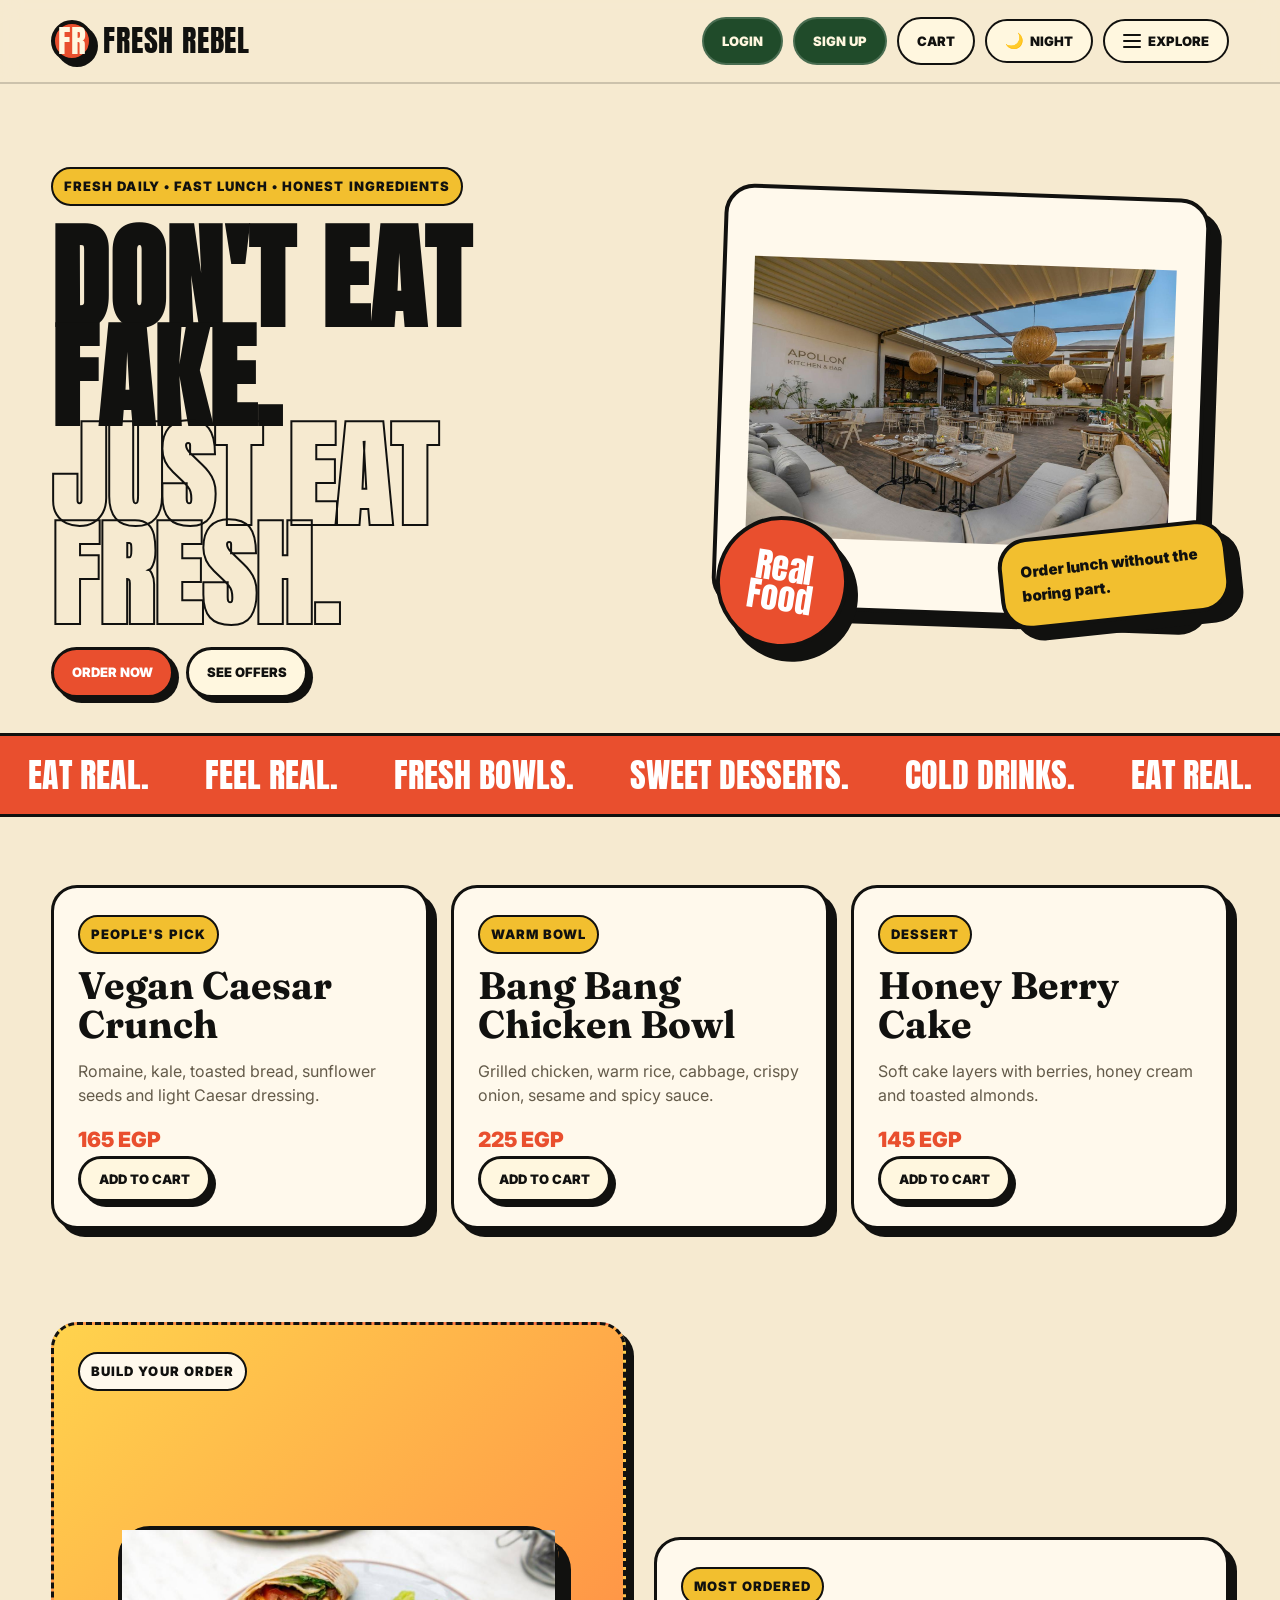
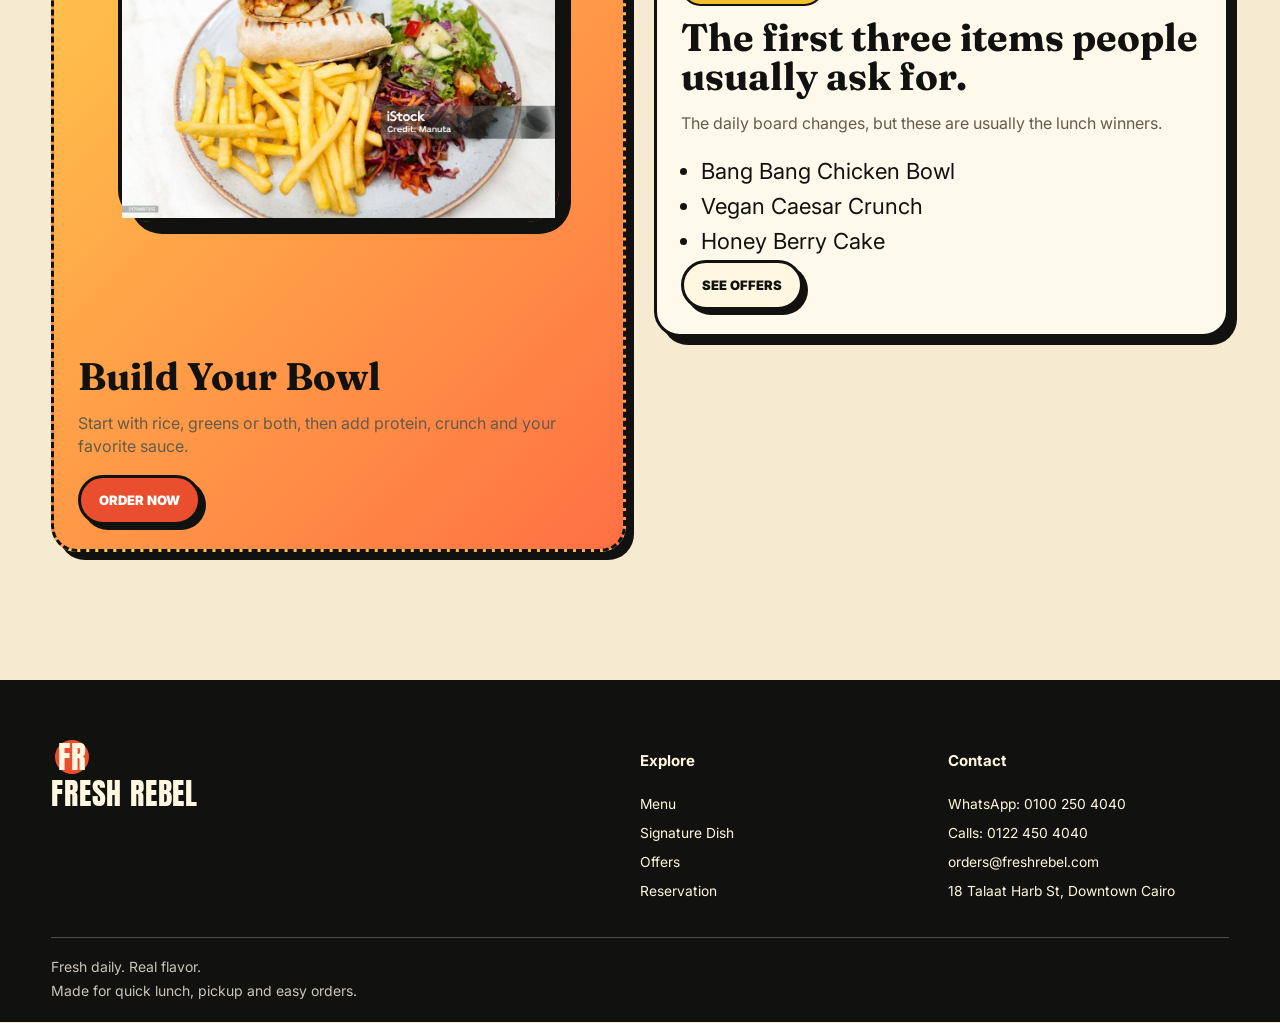
<file: index.html>
<!DOCTYPE html>

<html lang="en">
<head>
<meta charset="utf-8"/>
<meta content="width=device-width, initial-scale=1.0" name="viewport"/>
<title>Home | Fresh Rebel</title>
<link href="assets/css/style.css" rel="stylesheet"/>
<meta content="Fresh Rebel serves salads, bowls, wraps, desserts and cold drinks for quick lunch and pickup in Cairo." name="description"/></head>
<body>
<header class="topbar">
<div class="wrap top-in">
<a class="brand" href="index.html">
<span class="brand-icon">FR</span>
<span>Fresh Rebel</span>
</a>
<nav class="side-nav" id="site-menu">
<a href="index.html">Home</a>
<a href="menu.html">Menu</a>
<a href="food-details.html">Signature Dish</a>
<a href="offers.html">Offers</a>
<a href="reservation.html">Reservation</a>
<a href="about.html">About</a>
<a href="contact.html">Contact</a>
</nav>
<div class="top-actions">
<a class="icon-link account-link login-link" href="login.html"><span class="txt">Login</span></a>
<a class="icon-link account-link signup-link" href="signup.html"><span class="txt">Sign Up</span></a>
<a class="icon-link cart-link" href="cart.html"><span class="txt">Cart</span> <span class="cart-num" data-cart-count="">0</span></a>
<button class="mini-btn theme-btn" data-theme-toggle="" type="button"><span data-theme-icon="">🌙</span><span class="txt" data-mood-label="">Night</span></button>
<button class="mini-btn" data-menu-toggle="" type="button">
<span class="lines"><span></span><span></span><span></span></span>
<span class="btn-txt">Explore</span>
</button>
</div>
</div>
</header>
<main>
<section class="hero">
<div class="wrap hero-in">
<div>
<p class="kicker">Fresh daily • fast lunch • honest ingredients</p>
<h1 class="big">
Don't eat fake.<br/>
<span class="stroke">Just eat fresh.</span>
</h1>
<div class="hero-btns">
<a class="btn" href="menu.html">Order Now</a>
<a class="btn light" href="offers.html">See Offers</a>
</div>
</div>
<div aria-label="Fresh Rebel food visual" class="hero-img">
<div class="float main-img">
<img alt="Fresh salad bowl with vegetables and herbs" loading="lazy" src="assets/img/pexels-burakeroglu3-31089991.jpg"/>
</div>
<div class="float note">Order lunch without the boring part.</div>
<div class="float stamp">Real<br/>Food</div>
</div>
</div>
</section>
<div class="ticker">
<div class="ticker-row">
<span>Eat real.</span>
<span>Feel real.</span>
<span>Fresh bowls.</span>
<span>Sweet desserts.</span>
<span>Cold drinks.</span>
<span>Eat real.</span>
<span>Feel real.</span>
<span>Fresh bowls.</span>
<span>Sweet desserts.</span>
<span>Cold drinks.</span>
</div>
</div>
<section class="area">
<div class="wrap boxes">
<article class="box">
<span class="label">People's Pick</span>
<h3>Vegan Caesar Crunch</h3>
<p>Romaine, kale, toasted bread, sunflower seeds and light Caesar dressing.</p>
<div class="price">165 EGP</div>
<button class="btn light" data-add-cart="" data-name="Vegan Caesar Crunch" data-price="165" type="button">Add to Cart</button>
</article>
<article class="box">
<span class="label">Warm Bowl</span>
<h3>Bang Bang Chicken Bowl</h3>
<p>Grilled chicken, warm rice, cabbage, crispy onion, sesame and spicy sauce.</p>
<div class="price">225 EGP</div>
<button class="btn light" data-add-cart="" data-name="Bang Bang Chicken Bowl" data-price="225" type="button">Add to Cart</button>
</article>
<article class="box">
<span class="label">Dessert</span>
<h3>Honey Berry Cake</h3>
<p>Soft cake layers with berries, honey cream and toasted almonds.</p>
<div class="price">145 EGP</div>
<button class="btn light" data-add-cart="" data-name="Honey Berry Cake" data-price="145" type="button">Add to Cart</button>
</article>
</div>
</section>
<section class="area tight">
<div class="wrap split">
<article class="box promise">
<span class="label">Build Your Order</span>
<figure class="food-img small photo-frame"><img alt="Fresh bowl ingredients prepared at the counter" loading="lazy" src="assets/img/istockphoto-2170887315-1024x1024.jpg"/></figure>
<h3>Build Your Bowl</h3>
<p>Start with rice, greens or both, then add protein, crunch and your favorite sauce.</p>
<a class="btn" href="menu.html">Order Now</a>
</article>
<article class="box">
<span class="label">Most Ordered</span>
<h3>The first three items people usually ask for.</h3>
<p>The daily board changes, but these are usually the lunch winners.</p>
<ul class="ing">
<li>Bang Bang Chicken Bowl</li>
<li>Vegan Caesar Crunch</li>
<li>Honey Berry Cake</li>
</ul>
<a class="btn light" href="offers.html">See Offers</a>
</article>
</div>
</section>
</main>
<footer class="foot">
<div class="wrap foot-in">
<section>
<a class="brand" href="index.html">
<span class="brand-icon">FR</span>
<span>Fresh Rebel</span>
</a>
</section>
<section>
<h4>Explore</h4>
<a href="menu.html">Menu</a>
<a href="food-details.html">Signature Dish</a>
<a href="offers.html">Offers</a>
<a href="reservation.html">Reservation</a>
</section>
<section>
<h4>Contact</h4>
<a href="https://wa.me/201002504040">WhatsApp: 0100 250 4040</a>
<a href="tel:+201224504040">Calls: 0122 450 4040</a>
<a href="mailto:orders@freshrebel.com">orders@freshrebel.com</a>
<a href="contact.html">18 Talaat Harb St, Downtown Cairo</a>
</section>
</div>
<div class="wrap copy">
<p>Fresh daily. Real flavor.</p>
<p>Made for quick lunch, pickup and easy orders.</p>
</div>

<div class="pop" data-modal="">
<div class="pop-box">
<h2 class="sec-title receipt-title">Receipt</h2>
<div data-receipt=""></div>
<template id="receipt-line-template">
<p><strong data-receipt-name=""></strong> x <span data-receipt-qty=""></span> = <span data-receipt-line-total=""></span></p>
</template>
<template id="receipt-total-template">
<hr/>
<p><strong>Total:</strong> <span data-receipt-total=""></span></p>
</template>
<button class="btn" data-close-modal="" type="button">Close</button>
</div>
</div>
<div class="toast" data-shop-toast=""></div>
</footer>
<script src="assets/js/app.js"></script>
</body>
</html>
</file>
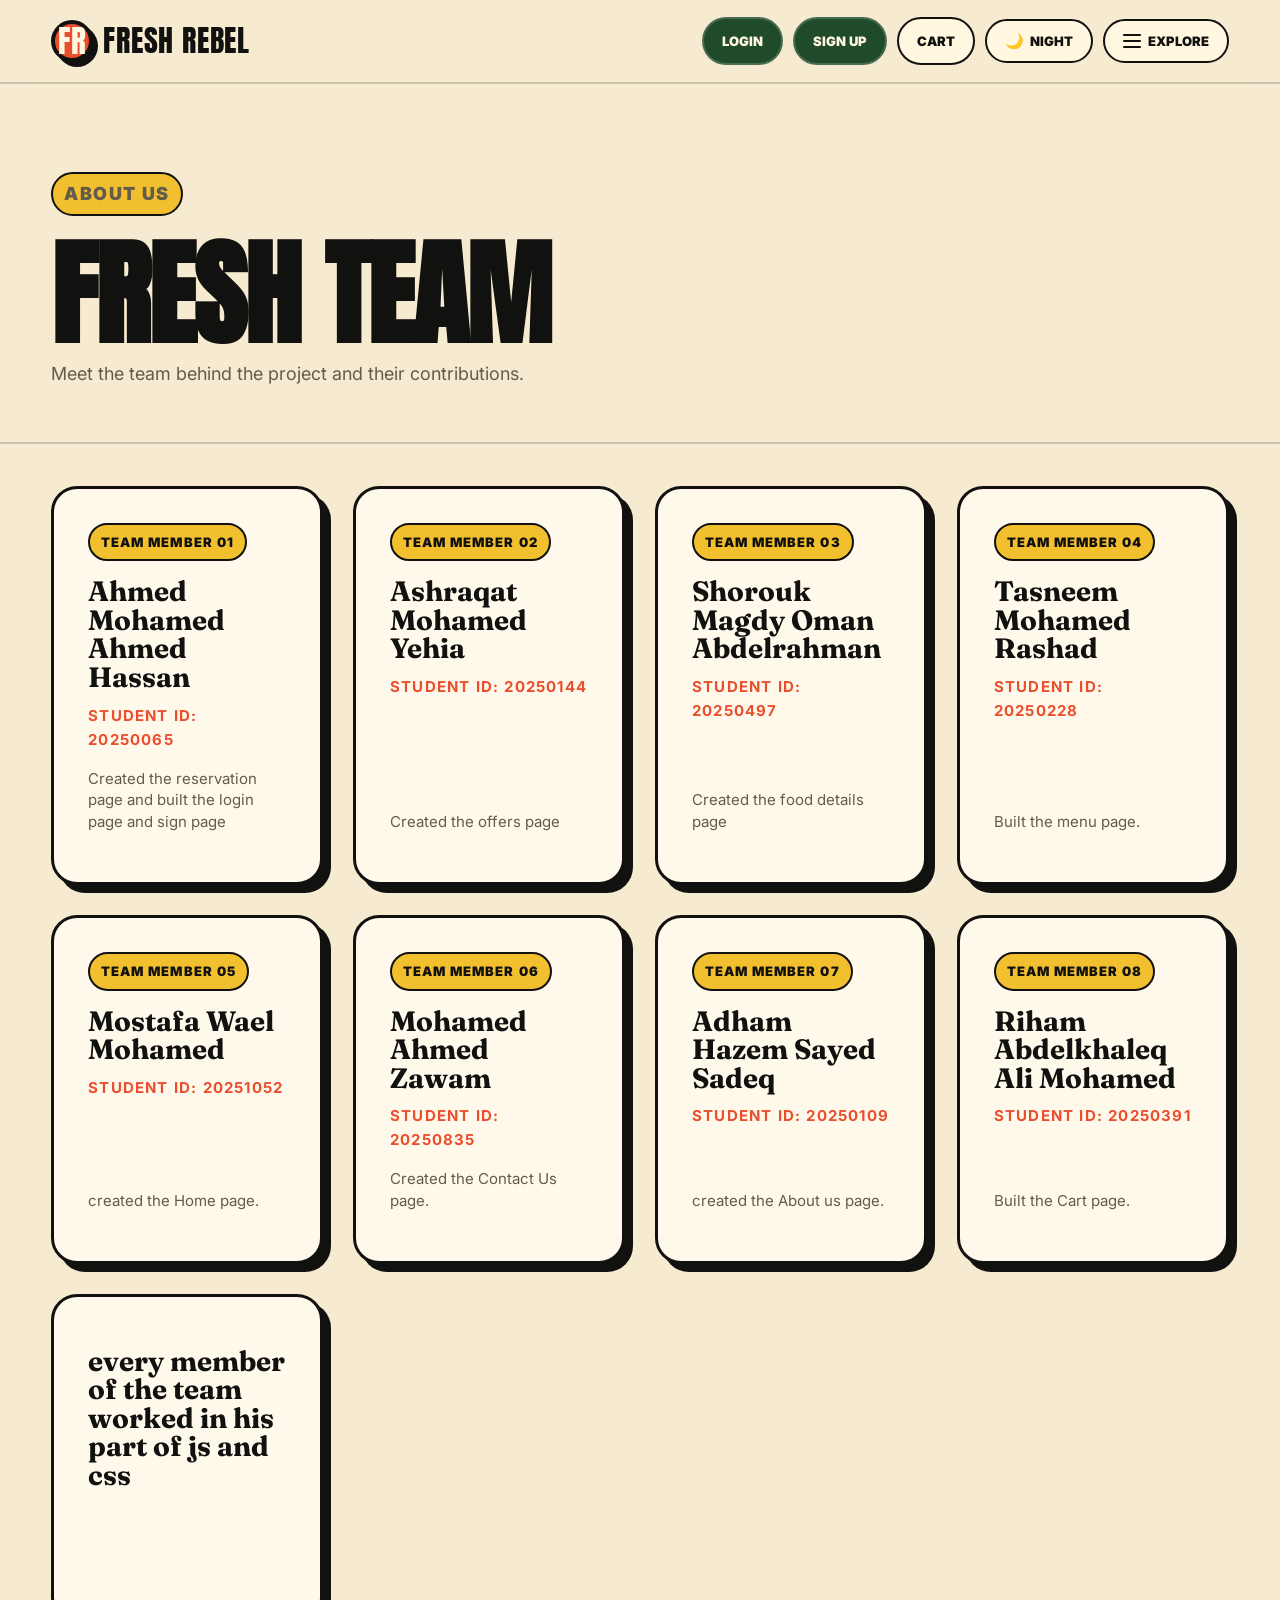
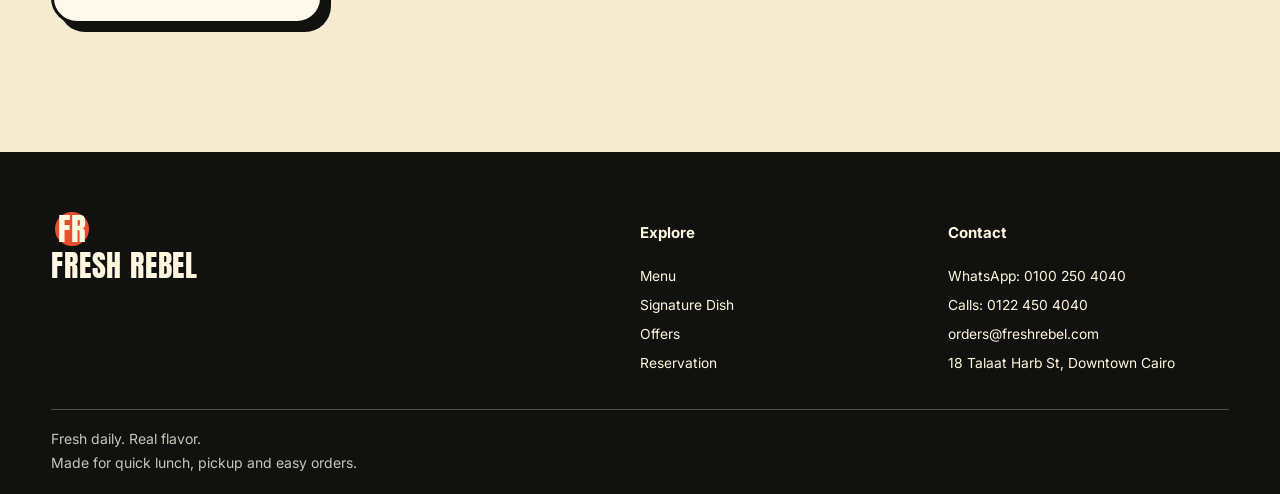
<file: about.html>
<!DOCTYPE html>

<html lang="en">
<head>
<meta charset="utf-8"/>
<meta content="width=device-width, initial-scale=1.0" name="viewport"/>
<title>Fresh Team | Fresh Rebel</title>
<link href="assets/css/style.css" rel="stylesheet"/>
<meta content="Fresh Rebel team page with eight editable team cards." name="description"/></head>
<body>
<header class="topbar">
<div class="wrap top-in">
<a class="brand" href="index.html">
<span class="brand-icon">FR</span>
<span>Fresh Rebel</span>
</a>
<nav class="side-nav" id="site-menu">
<a href="index.html">Home</a>
<a href="menu.html">Menu</a>
<a href="food-details.html">Signature Dish</a>
<a href="offers.html">Offers</a>
<a href="reservation.html">Reservation</a>
<a href="about.html">About</a>
<a href="contact.html">Contact</a>
</nav>
<div class="top-actions">
<a class="icon-link account-link login-link" href="login.html"><span class="txt">Login</span></a>
<a class="icon-link account-link signup-link" href="signup.html"><span class="txt">Sign Up</span></a>
<a class="icon-link cart-link" href="cart.html"><span class="txt">Cart</span> <span class="cart-num" data-cart-count="">0</span></a>
<button class="mini-btn theme-btn" data-theme-toggle="" type="button"><span data-theme-icon="">🌙</span><span class="txt" data-mood-label="">Night</span></button>
<button class="mini-btn" data-menu-toggle="" type="button">
<span class="lines"><span></span><span></span><span></span></span>
<span class="btn-txt">Explore</span>
</button>
</div>
</div>
</header>
<main class="team-about">
<section class="page-head about-clean-head">
<div class="wrap">
<p class="kicker">About us</p>
<h1>Fresh Team</h1>
<p class="team-subtitle">Meet the team behind the project and their contributions.</p>
</div>
</section>
<section class="area team-area">
<div class="wrap team-grid">
<article class="box team-card">
<span class="label">Team Member 01</span>
<h3>Ahmed Mohamed Ahmed Hassan</h3>
<h4>Student ID: 20250065</h4>
<p>Created the reservation page and built the login page and sign page</p>
</article>
<article class="box team-card">
<span class="label">Team Member 02</span>
<h3>Ashraqat Mohamed Yehia</h3>
<h4>Student ID: 20250144</h4>
<p>Created the offers page </p>
</article>
<article class="box team-card">
<span class="label">Team Member 03</span>
<h3>Shorouk Magdy Oman Abdelrahman</h3>
<h4>Student ID: 20250497</h4>
<p>Created the food details page</p>
</article>
<article class="box team-card">
<span class="label">Team Member 04</span>
<h3>Tasneem Mohamed Rashad</h3>
<h4>Student ID: 20250228</h4>
<p>Built the menu page.</p>
</article>
<article class="box team-card">
<span class="label">Team Member 05</span>
<h3> Mostafa Wael Mohamed</h3>
<h4>Student ID: 20251052</h4>
<p>created the Home page.</p>
</article>
<article class="box team-card">
<span class="label">Team Member 06</span>
<h3>Mohamed Ahmed Zawam</h3>
<h4>Student ID: 20250835</h4>
<p>Created the Contact Us page.</p>
</article>
<article class="box team-card">
<span class="label">Team Member 07</span>
<h3>Adham Hazem Sayed Sadeq</h3>
<h4>Student ID: 20250109</h4>
<p>created the About us page.</p>
</article>
<article class="box team-card">
<span class="label">Team Member 08</span>
<h3>Riham Abdelkhaleq Ali Mohamed</h3>
<h4>Student ID: 20250391</h4>
<p>Built the Cart page.</p>
</article>
<article class="box team-card">
   <h3>every member of the team worked in his part of js and css </h3> 
</article>

</div>
</section>
</main>
<footer class="foot">
<div class="wrap foot-in">
<section>
<a class="brand" href="index.html">
<span class="brand-icon">FR</span>
<span>Fresh Rebel</span>
</a>
</section>
<section>
<h4>Explore</h4>
<a href="menu.html">Menu</a>
<a href="food-details.html">Signature Dish</a>
<a href="offers.html">Offers</a>
<a href="reservation.html">Reservation</a>
</section>
<section>
<h4>Contact</h4>
<a href="https://wa.me/201002504040">WhatsApp: 0100 250 4040</a>
<a href="tel:+201224504040">Calls: 0122 450 4040</a>
<a href="mailto:orders@freshrebel.com">orders@freshrebel.com</a>
<a href="contact.html">18 Talaat Harb St, Downtown Cairo</a>
</section>
</div>
<div class="wrap copy">
<p>Fresh daily. Real flavor.</p>
<p>Made for quick lunch, pickup and easy orders.</p>
</div>

<div class="pop" data-modal="">
<div class="pop-box">
<h2 class="sec-title receipt-title">Receipt</h2>
<div data-receipt=""></div>
<template id="receipt-line-template">
<p><strong data-receipt-name=""></strong> x <span data-receipt-qty=""></span> = <span data-receipt-line-total=""></span></p>
</template>
<template id="receipt-total-template">
<hr/>
<p><strong>Total:</strong> <span data-receipt-total=""></span></p>
</template>
<button class="btn" data-close-modal="" type="button">Close</button>
</div>
</div>
<div class="toast" data-shop-toast=""></div>
</footer>
<script src="assets/js/app.js"></script>
</body>
</html>
</file>
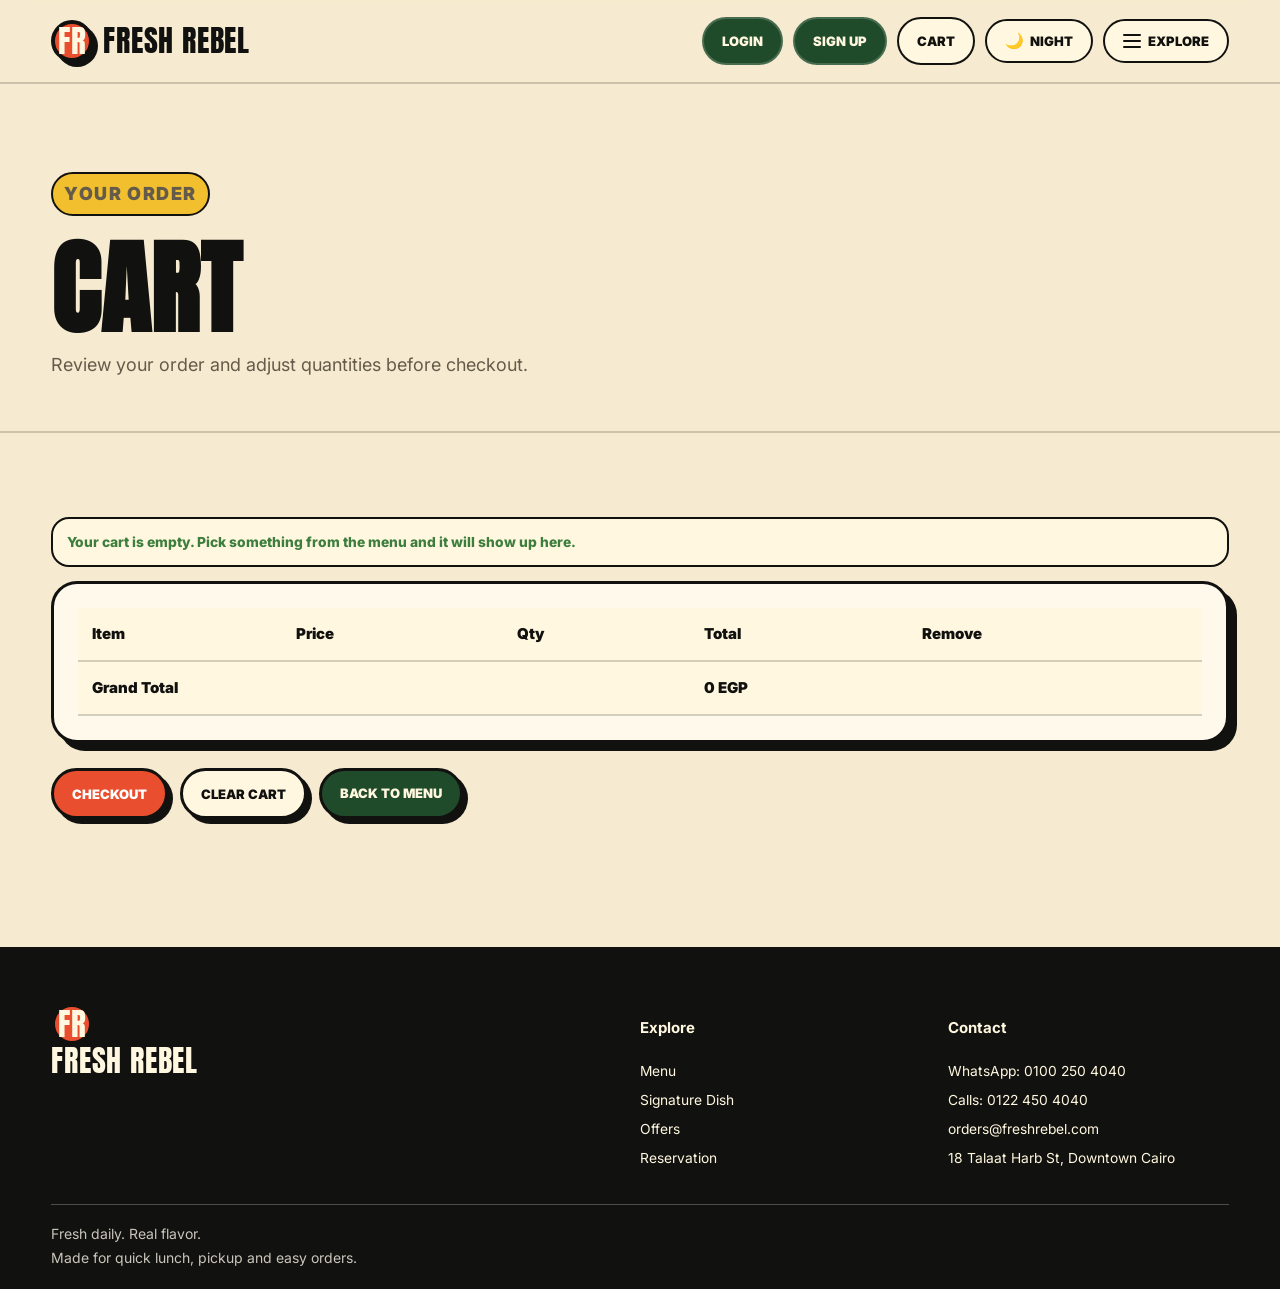
<file: cart.html>
<!DOCTYPE html>

<html lang="en">
<head>
<meta charset="utf-8"/>
<meta content="width=device-width, initial-scale=1.0" name="viewport"/>
<title>Cart | Fresh Rebel</title>
<link href="assets/css/style.css" rel="stylesheet"/>
<meta content="Review your Fresh Rebel order, update quantities and checkout." name="description"/></head>
<body>
<header class="topbar">
<div class="wrap top-in">
<a class="brand" href="index.html">
<span class="brand-icon">FR</span>
<span>Fresh Rebel</span>
</a>
<nav class="side-nav" id="site-menu">
<a href="index.html">Home</a>
<a href="menu.html">Menu</a>
<a href="food-details.html">Signature Dish</a>
<a href="offers.html">Offers</a>
<a href="reservation.html">Reservation</a>
<a href="about.html">About</a>
<a href="contact.html">Contact</a>
</nav>
<div class="top-actions">
<a class="icon-link account-link login-link" href="login.html"><span class="txt">Login</span></a>
<a class="icon-link account-link signup-link" href="signup.html"><span class="txt">Sign Up</span></a>
<a class="icon-link cart-link" href="cart.html"><span class="txt">Cart</span> <span class="cart-num" data-cart-count="">0</span></a>
<button class="mini-btn theme-btn" data-theme-toggle="" type="button"><span data-theme-icon="">🌙</span><span class="txt" data-mood-label="">Night</span></button>
<button class="mini-btn" data-menu-toggle="" type="button">
<span class="lines"><span></span><span></span><span></span></span>
<span class="btn-txt">Explore</span>
</button>
</div>
</div>
</header>
<main>
<section class="page-head">
<div class="wrap">
<p class="kicker">Your order</p>
<h1>Cart</h1>
<p>Review your order and adjust quantities before checkout.</p>
</div>
</section>
<section class="area">
<div class="wrap">
<p class="msg" data-shop-empty="">Your cart is empty. Pick something from the menu and it will show up here.</p>
<div class="table-box">
<table class="cart-table">
<thead>
<tr>
<th>Item</th>
<th>Price</th>
<th>Qty</th>
<th>Total</th>
<th>Remove</th>
</tr>
</thead>
<tbody data-shop-items=""></tbody>
<template id="cart-row-template">
<tr>
<td data-cart-item-name=""></td>
<td data-cart-item-price=""></td>
<td>
<span class="qty">
<button data-cart-minus="" type="button">-</button>
<strong data-cart-item-qty=""></strong>
<button data-cart-plus="" type="button">+</button>
</span>
</td>
<td data-cart-item-total=""></td>
<td>
<button class="mini-btn" data-cart-remove="" type="button">Remove</button>
</td>
</tr>
</template>
<tfoot>
<tr>
<td colspan="3">Grand Total</td>
<td colspan="2" data-shop-total="">0 EGP</td>
</tr>
</tfoot>
</table>
</div>
<div class="hero-btns cart-actions">
<button class="btn" data-shop-checkout="" type="button">Checkout</button>
<button class="btn light" data-clear-cart="" type="button">Clear Cart</button>
<a class="btn green" href="menu.html">Back to Menu</a>
</div>
</div>
</section>
</main>
<footer class="foot">
<div class="wrap foot-in">
<section>
<a class="brand" href="index.html">
<span class="brand-icon">FR</span>
<span>Fresh Rebel</span>
</a>
</section>
<section>
<h4>Explore</h4>
<a href="menu.html">Menu</a>
<a href="food-details.html">Signature Dish</a>
<a href="offers.html">Offers</a>
<a href="reservation.html">Reservation</a>
</section>
<section>
<h4>Contact</h4>
<a href="https://wa.me/201002504040">WhatsApp: 0100 250 4040</a>
<a href="tel:+201224504040">Calls: 0122 450 4040</a>
<a href="mailto:orders@freshrebel.com">orders@freshrebel.com</a>
<a href="contact.html">18 Talaat Harb St, Downtown Cairo</a>
</section>
</div>
<div class="wrap copy">
<p>Fresh daily. Real flavor.</p>
<p>Made for quick lunch, pickup and easy orders.</p>
</div>

<div class="pop" data-modal="">
<div class="pop-box">
<h2 class="sec-title receipt-title">Receipt</h2>
<div data-receipt=""></div>
<template id="receipt-line-template">
<p><strong data-receipt-name=""></strong> x <span data-receipt-qty=""></span> = <span data-receipt-line-total=""></span></p>
</template>
<template id="receipt-total-template">
<hr/>
<p><strong>Total:</strong> <span data-receipt-total=""></span></p>
</template>
<button class="btn" data-close-modal="" type="button">Close</button>
</div>
</div>
<div class="toast" data-shop-toast=""></div>
</footer>
<script src="assets/js/app.js"></script>
</body>
</html>
</file>
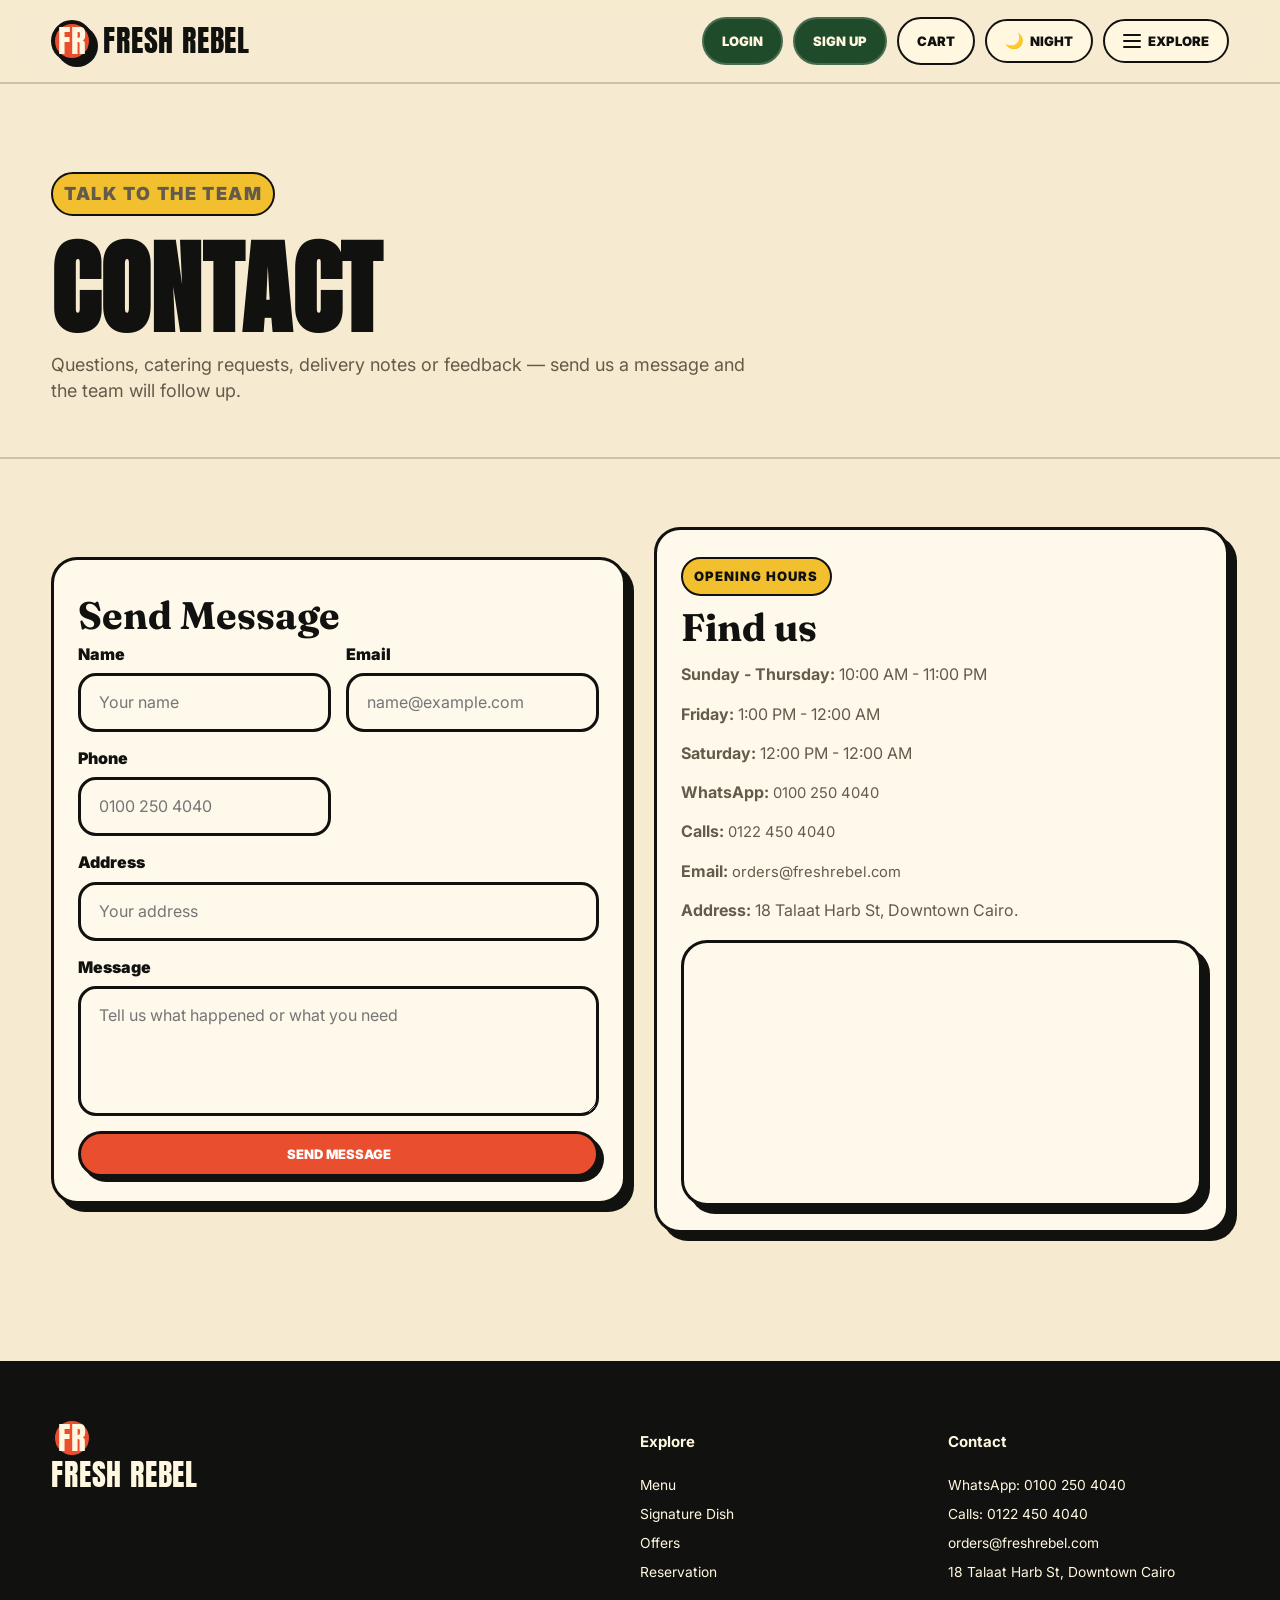
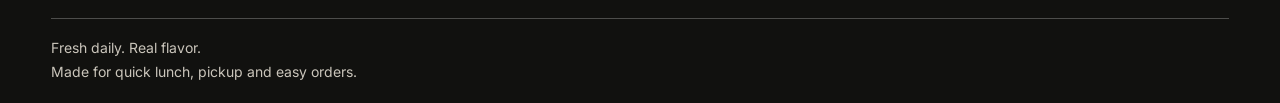
<file: contact.html>
<!DOCTYPE html>

<html lang="en">
<head>
<meta charset="utf-8"/>
<meta content="width=device-width, initial-scale=1.0" name="viewport"/>
<title>Contact | Fresh Rebel</title>
<link href="assets/css/style.css" rel="stylesheet"/>
<meta content="Contact Fresh Rebel for questions, catering, delivery notes and feedback." name="description"/></head>
<body>
<header class="topbar">
<div class="wrap top-in">
<a class="brand" href="index.html">
<span class="brand-icon">FR</span>
<span>Fresh Rebel</span>
</a>
<nav class="side-nav" id="site-menu">
<a href="index.html">Home</a>
<a href="menu.html">Menu</a>
<a href="food-details.html">Signature Dish</a>
<a href="offers.html">Offers</a>
<a href="reservation.html">Reservation</a>
<a href="about.html">About</a>
<a href="contact.html">Contact</a>
</nav>
<div class="top-actions">
<a class="icon-link account-link login-link" href="login.html"><span class="txt">Login</span></a>
<a class="icon-link account-link signup-link" href="signup.html"><span class="txt">Sign Up</span></a>
<a class="icon-link cart-link" href="cart.html"><span class="txt">Cart</span> <span class="cart-num" data-cart-count="">0</span></a>
<button class="mini-btn theme-btn" data-theme-toggle="" type="button"><span data-theme-icon="">🌙</span><span class="txt" data-mood-label="">Night</span></button>
<button class="mini-btn" data-menu-toggle="" type="button">
<span class="lines"><span></span><span></span><span></span></span>
<span class="btn-txt">Explore</span>
</button>
</div>
</div>
</header>
<main>
<section class="page-head">
<div class="wrap">
<p class="kicker">Talk to the team</p>
<h1>Contact</h1>
<p>Questions, catering requests, delivery notes or feedback — send us a message and the team will follow up.</p>
</div>
</section>
<section class="area">
<div class="wrap split">
<article class="box">
<h3>Send Message</h3>
<form class="form-box" data-fresh-form="" data-success="Message sent successfully. We will contact you soon." novalidate="">
<div class="input-box">
<label>Name</label>
<input data-required="true" name="name" placeholder="Your name"/>
<span class="err">Name is required.</span>
</div>
<div class="input-box">
<label>Email</label>
<input data-required="true" data-type="email" name="email" placeholder="name@example.com"/>
<span class="err">Please enter a valid email.</span>
</div>
<div class="input-box">
<label>Phone</label>
<input data-type="phone" name="phone" placeholder="0100 250 4040"/>
<span class="err">Please enter a valid phone.</span>
</div>
<div class="input-box wide">
<label>Address</label>
<input data-required="true" name="address" placeholder="Your address"/>
<span class="err">Address is required.</span>
</div>
<div class="input-box wide">
<label>Message</label>
<textarea data-required="true" name="msg" placeholder="Tell us what happened or what you need"></textarea>
<span class="err">Message is required.</span>
</div>
<button class="btn" type="submit">Send Message</button>
</form>
<p class="msg" data-form-message=""></p>
</article>
<aside class="box">
<span class="label">Opening Hours</span>
<h3>Find us</h3>
<p><strong>Sunday - Thursday:</strong> 10:00 AM - 11:00 PM</p>
<p><strong>Friday:</strong> 1:00 PM - 12:00 AM</p>
<p><strong>Saturday:</strong> 12:00 PM - 12:00 AM</p>
<p><strong>WhatsApp:</strong> <a href="https://wa.me/201002504040">0100 250 4040</a></p>
<p><strong>Calls:</strong> <a href="tel:+201224504040">0122 450 4040</a></p>
<p><strong>Email:</strong> <a href="mailto:orders@freshrebel.com">orders@freshrebel.com</a></p>
<p><strong>Address:</strong> 18 Talaat Harb St, Downtown Cairo.</p>
<div class="map-box small-map">
<iframe class="map-frame" loading="lazy" src="https://www.openstreetmap.org/export/embed.html?bbox=31.218%2C30.034%2C31.246%2C30.058&amp;layer=mapnik&amp;marker=30.046%2C31.232" title="Fresh Rebel contact map">
</iframe>
</div>
</aside>
</div>
</section>
</main>
<footer class="foot">
<div class="wrap foot-in">
<section>
<a class="brand" href="index.html">
<span class="brand-icon">FR</span>
<span>Fresh Rebel</span>
</a>
</section>
<section>
<h4>Explore</h4>
<a href="menu.html">Menu</a>
<a href="food-details.html">Signature Dish</a>
<a href="offers.html">Offers</a>
<a href="reservation.html">Reservation</a>
</section>
<section>
<h4>Contact</h4>
<a href="https://wa.me/201002504040">WhatsApp: 0100 250 4040</a>
<a href="tel:+201224504040">Calls: 0122 450 4040</a>
<a href="mailto:orders@freshrebel.com">orders@freshrebel.com</a>
<a href="contact.html">18 Talaat Harb St, Downtown Cairo</a>
</section>
</div>
<div class="wrap copy">
<p>Fresh daily. Real flavor.</p>
<p>Made for quick lunch, pickup and easy orders.</p>
</div>

<div class="pop" data-modal="">
<div class="pop-box">
<h2 class="sec-title receipt-title">Receipt</h2>
<div data-receipt=""></div>
<template id="receipt-line-template">
<p><strong data-receipt-name=""></strong> x <span data-receipt-qty=""></span> = <span data-receipt-line-total=""></span></p>
</template>
<template id="receipt-total-template">
<hr/>
<p><strong>Total:</strong> <span data-receipt-total=""></span></p>
</template>
<button class="btn" data-close-modal="" type="button">Close</button>
</div>
</div>
<div class="toast" data-shop-toast=""></div>
</footer>
<script src="assets/js/app.js"></script>
</body>
</html>
</file>
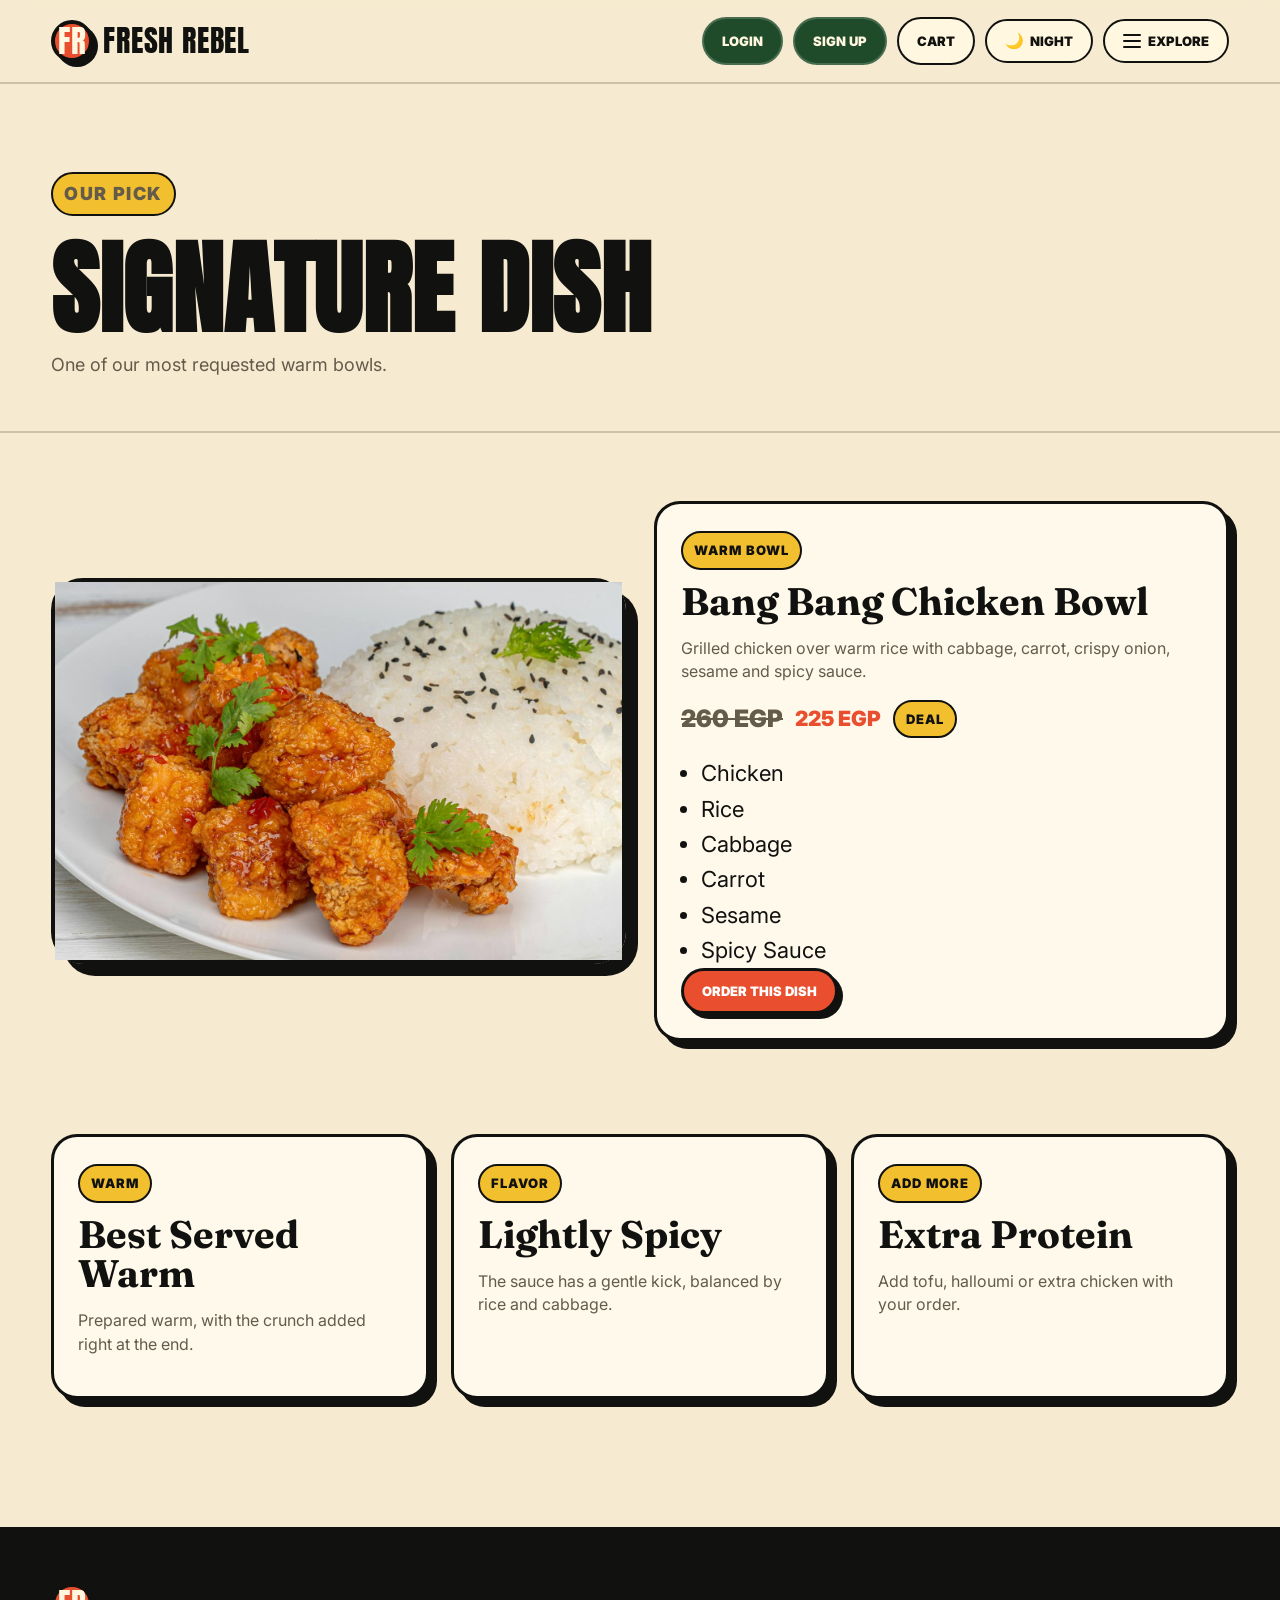
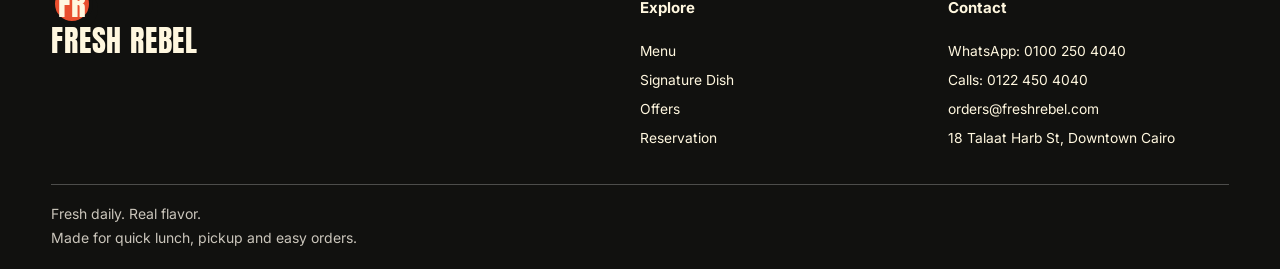
<file: food-details.html>
<!DOCTYPE html>

<html lang="en">
<head>
<meta charset="utf-8"/>
<meta content="width=device-width, initial-scale=1.0" name="viewport"/>
<title>Signature Dish | Fresh Rebel</title>
<link href="assets/css/style.css" rel="stylesheet"/>
<meta content="A closer look at Fresh Rebel Bang Bang Chicken Bowl with ingredients and price." name="description"/></head>
<body>
<header class="topbar">
<div class="wrap top-in">
<a class="brand" href="index.html">
<span class="brand-icon">FR</span>
<span>Fresh Rebel</span>
</a>
<nav class="side-nav" id="site-menu">
<a href="index.html">Home</a>
<a href="menu.html">Menu</a>
<a href="food-details.html">Signature Dish</a>
<a href="offers.html">Offers</a>
<a href="reservation.html">Reservation</a>
<a href="about.html">About</a>
<a href="contact.html">Contact</a>
</nav>
<div class="top-actions">
<a class="icon-link account-link login-link" href="login.html"><span class="txt">Login</span></a>
<a class="icon-link account-link signup-link" href="signup.html"><span class="txt">Sign Up</span></a>
<a class="icon-link cart-link" href="cart.html"><span class="txt">Cart</span> <span class="cart-num" data-cart-count="">0</span></a>
<button class="mini-btn theme-btn" data-theme-toggle="" type="button"><span data-theme-icon="">🌙</span><span class="txt" data-mood-label="">Night</span></button>
<button class="mini-btn" data-menu-toggle="" type="button">
<span class="lines"><span></span><span></span><span></span></span>
<span class="btn-txt">Explore</span>
</button>
</div>
</div>
</header>
<main>
<section class="page-head">
<div class="wrap">
<p class="kicker">Our Pick</p>
<h1>Signature Dish</h1>
<p>One of our most requested warm bowls.</p>
</div>
</section>
<section class="area">
<div class="wrap split">
<div class="food-img photo-frame"><img alt="Warm chicken bowl with salad and grains" loading="lazy" src="assets/img/pexels-jdgromov-12916862.jpg"/></div>
<article class="box">
<span class="label">Warm Bowl</span>
<h3>Bang Bang Chicken Bowl</h3>
<p>Grilled chicken over warm rice with cabbage, carrot, crispy onion, sesame and spicy sauce.</p>
<div class="sale-line">
<span class="old">260 EGP</span>
<span class="new">225 EGP</span>
<span class="label">Deal</span>
</div>
<ul class="ing">
<li>Chicken</li>
<li>Rice</li>
<li>Cabbage</li>
<li>Carrot</li>
<li>Sesame</li>
<li>Spicy Sauce</li>
</ul>
<button class="btn" data-add-cart="" data-name="Bang Bang Chicken Bowl" data-price="225" type="button">Order This Dish</button>
</article>
</div>
</section>
<section class="area tight">
<div class="wrap boxes">
<article class="box">
<span class="label">Warm</span>
<h3>Best Served Warm</h3>
<p>Prepared warm, with the crunch added right at the end.</p>
</article>
<article class="box">
<span class="label">Flavor</span>
<h3>Lightly Spicy</h3>
<p>The sauce has a gentle kick, balanced by rice and cabbage.</p>
</article>
<article class="box">
<span class="label">Add More</span>
<h3>Extra Protein</h3>
<p>Add tofu, halloumi or extra chicken with your order.</p>
</article>
</div>
</section>
</main>
<footer class="foot">
<div class="wrap foot-in">
<section>
<a class="brand" href="index.html">
<span class="brand-icon">FR</span>
<span>Fresh Rebel</span>
</a>
</section>
<section>
<h4>Explore</h4>
<a href="menu.html">Menu</a>
<a href="food-details.html">Signature Dish</a>
<a href="offers.html">Offers</a>
<a href="reservation.html">Reservation</a>
</section>
<section>
<h4>Contact</h4>
<a href="https://wa.me/201002504040">WhatsApp: 0100 250 4040</a>
<a href="tel:+201224504040">Calls: 0122 450 4040</a>
<a href="mailto:orders@freshrebel.com">orders@freshrebel.com</a>
<a href="contact.html">18 Talaat Harb St, Downtown Cairo</a>
</section>
</div>
<div class="wrap copy">
<p>Fresh daily. Real flavor.</p>
<p>Made for quick lunch, pickup and easy orders.</p>
</div>

<div class="pop" data-modal="">
<div class="pop-box">
<h2 class="sec-title receipt-title">Receipt</h2>
<div data-receipt=""></div>
<template id="receipt-line-template">
<p><strong data-receipt-name=""></strong> x <span data-receipt-qty=""></span> = <span data-receipt-line-total=""></span></p>
</template>
<template id="receipt-total-template">
<hr/>
<p><strong>Total:</strong> <span data-receipt-total=""></span></p>
</template>
<button class="btn" data-close-modal="" type="button">Close</button>
</div>
</div>
<div class="toast" data-shop-toast=""></div>
</footer>
<script src="assets/js/app.js"></script>
</body>
</html>
</file>
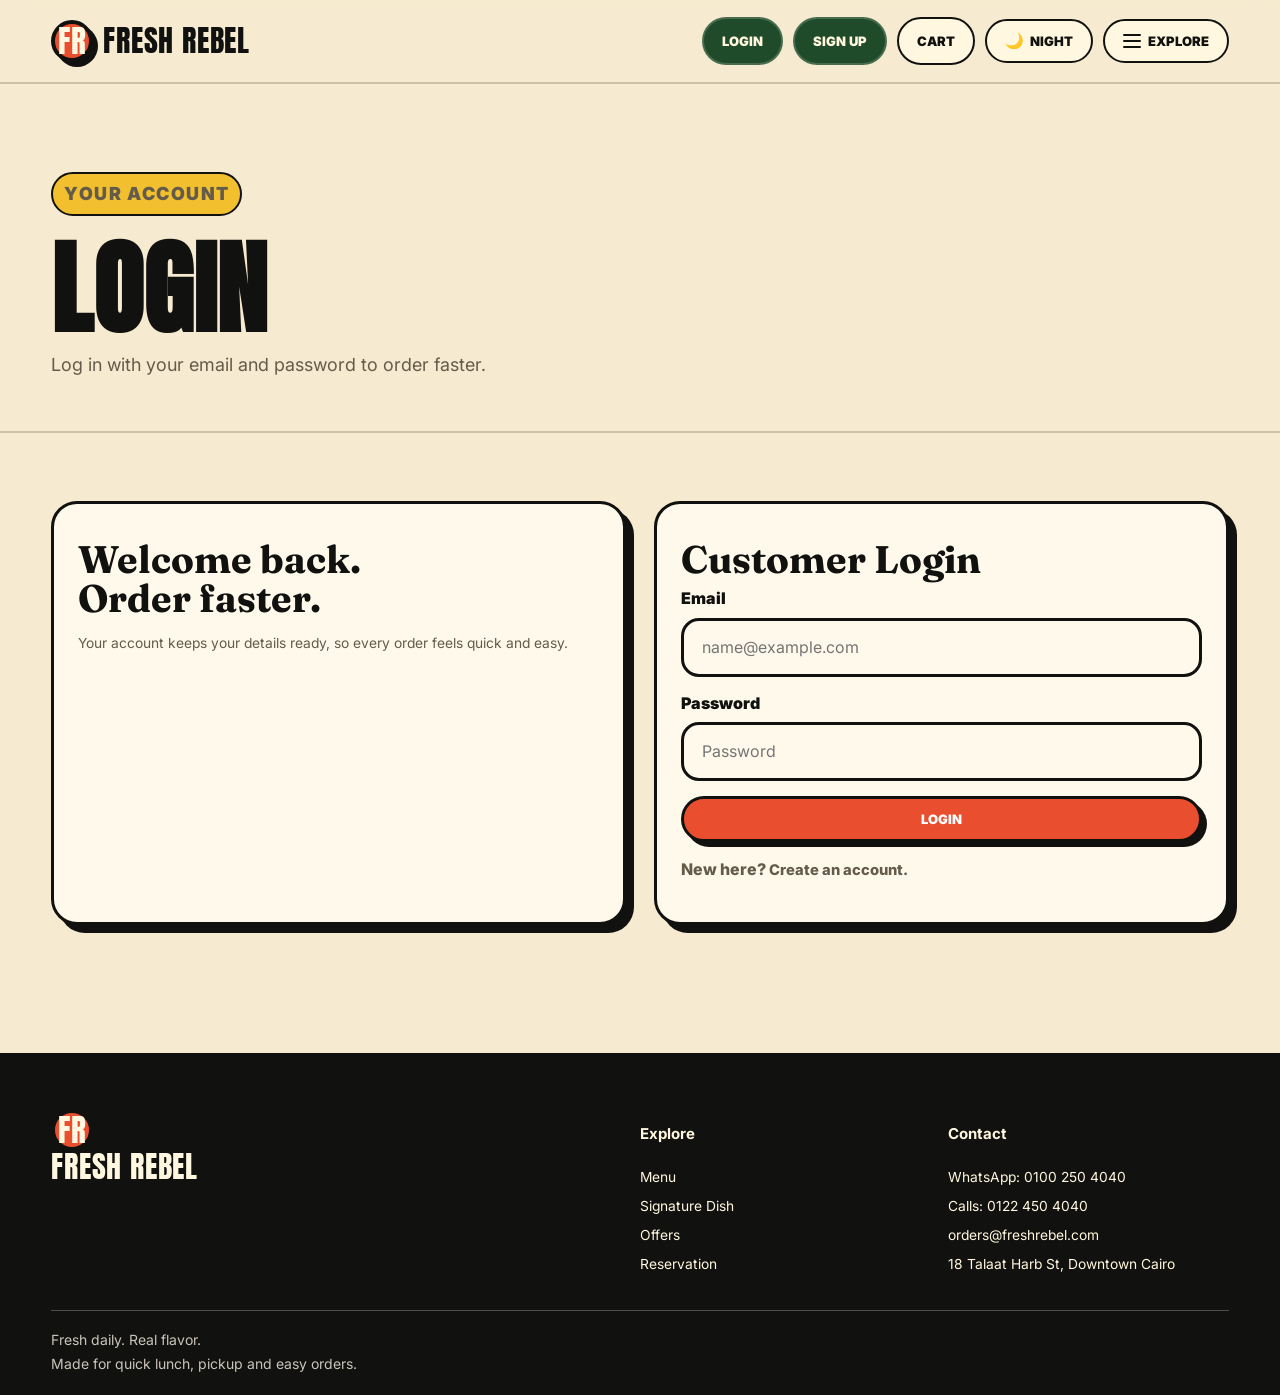
<file: login.html>
<!DOCTYPE html>

<html lang="en">
<head>
<meta charset="utf-8"/>
<meta content="width=device-width, initial-scale=1.0" name="viewport"/>
<title>Login | Fresh Rebel</title>
<link href="assets/css/style.css" rel="stylesheet"/>
<meta content="Sign in to your Fresh Rebel account." name="description"/></head>
<body>
<header class="topbar">
<div class="wrap top-in">
<a class="brand" href="index.html">
<span class="brand-icon">FR</span>
<span>Fresh Rebel</span>
</a>
<nav class="side-nav" id="site-menu">
<a href="index.html">Home</a>
<a href="menu.html">Menu</a>
<a href="food-details.html">Signature Dish</a>
<a href="offers.html">Offers</a>
<a href="reservation.html">Reservation</a>
<a href="about.html">About</a>
<a href="contact.html">Contact</a>
</nav>
<div class="top-actions">
<a class="icon-link account-link login-link" href="login.html"><span class="txt">Login</span></a>
<a class="icon-link account-link signup-link" href="signup.html"><span class="txt">Sign Up</span></a>
<a class="icon-link cart-link" href="cart.html"><span class="txt">Cart</span> <span class="cart-num" data-cart-count="">0</span></a>
<button class="mini-btn theme-btn" data-theme-toggle="" type="button"><span data-theme-icon="">🌙</span><span class="txt" data-mood-label="">Night</span></button>
<button class="mini-btn" data-menu-toggle="" type="button">
<span class="lines"><span></span><span></span><span></span></span>
<span class="btn-txt">Explore</span>
</button>
</div>
</div>
</header>
<main>
<section class="page-head">
<div class="wrap">
<p class="kicker">Your account</p>
<h1>Login</h1>
<p>Log in with your email and password to order faster.</p>
</div>
</section>
<section class="area">
<div class="wrap split">
<div class="call">
<h2>Welcome back.<br/>Order faster.</h2>
<p>Your account keeps your details ready, so every order feels quick and easy.</p>
</div>
<article class="box">
<h3>Customer Login</h3>
<form class="form-box" data-fresh-form="" data-success="Logged in successfully." novalidate="">
<div class="input-box wide">
<label>Email</label>
<input data-required="true" data-type="email" name="email" placeholder="name@example.com"/>
<span class="err">Please enter a valid email with @.</span>
</div>
<div class="input-box wide">
<label>Password</label>
<input data-required="true" name="password" placeholder="Password" type="password"/>
<span class="err">Password is required.</span>
</div>
<button class="btn" type="submit">Login</button>
</form>
<p class="msg" data-form-message=""></p>
<p class="hint">New here? <a href="signup.html">Create an account.</a></p>
</article>
</div>
</section>
</main>
<footer class="foot">
<div class="wrap foot-in">
<section>
<a class="brand" href="index.html">
<span class="brand-icon">FR</span>
<span>Fresh Rebel</span>
</a>
</section>
<section>
<h4>Explore</h4>
<a href="menu.html">Menu</a>
<a href="food-details.html">Signature Dish</a>
<a href="offers.html">Offers</a>
<a href="reservation.html">Reservation</a>
</section>
<section>
<h4>Contact</h4>
<a href="https://wa.me/201002504040">WhatsApp: 0100 250 4040</a>
<a href="tel:+201224504040">Calls: 0122 450 4040</a>
<a href="mailto:orders@freshrebel.com">orders@freshrebel.com</a>
<a href="contact.html">18 Talaat Harb St, Downtown Cairo</a>
</section>
</div>
<div class="wrap copy">
<p>Fresh daily. Real flavor.</p>
<p>Made for quick lunch, pickup and easy orders.</p>
</div>

<div class="pop" data-modal="">
<div class="pop-box">
<h2 class="sec-title receipt-title">Receipt</h2>
<div data-receipt=""></div>
<template id="receipt-line-template">
<p><strong data-receipt-name=""></strong> x <span data-receipt-qty=""></span> = <span data-receipt-line-total=""></span></p>
</template>
<template id="receipt-total-template">
<hr/>
<p><strong>Total:</strong> <span data-receipt-total=""></span></p>
</template>
<button class="btn" data-close-modal="" type="button">Close</button>
</div>
</div>
<div class="toast" data-shop-toast=""></div>
</footer>
<script src="assets/js/app.js"></script>
</body>
</html>
</file>
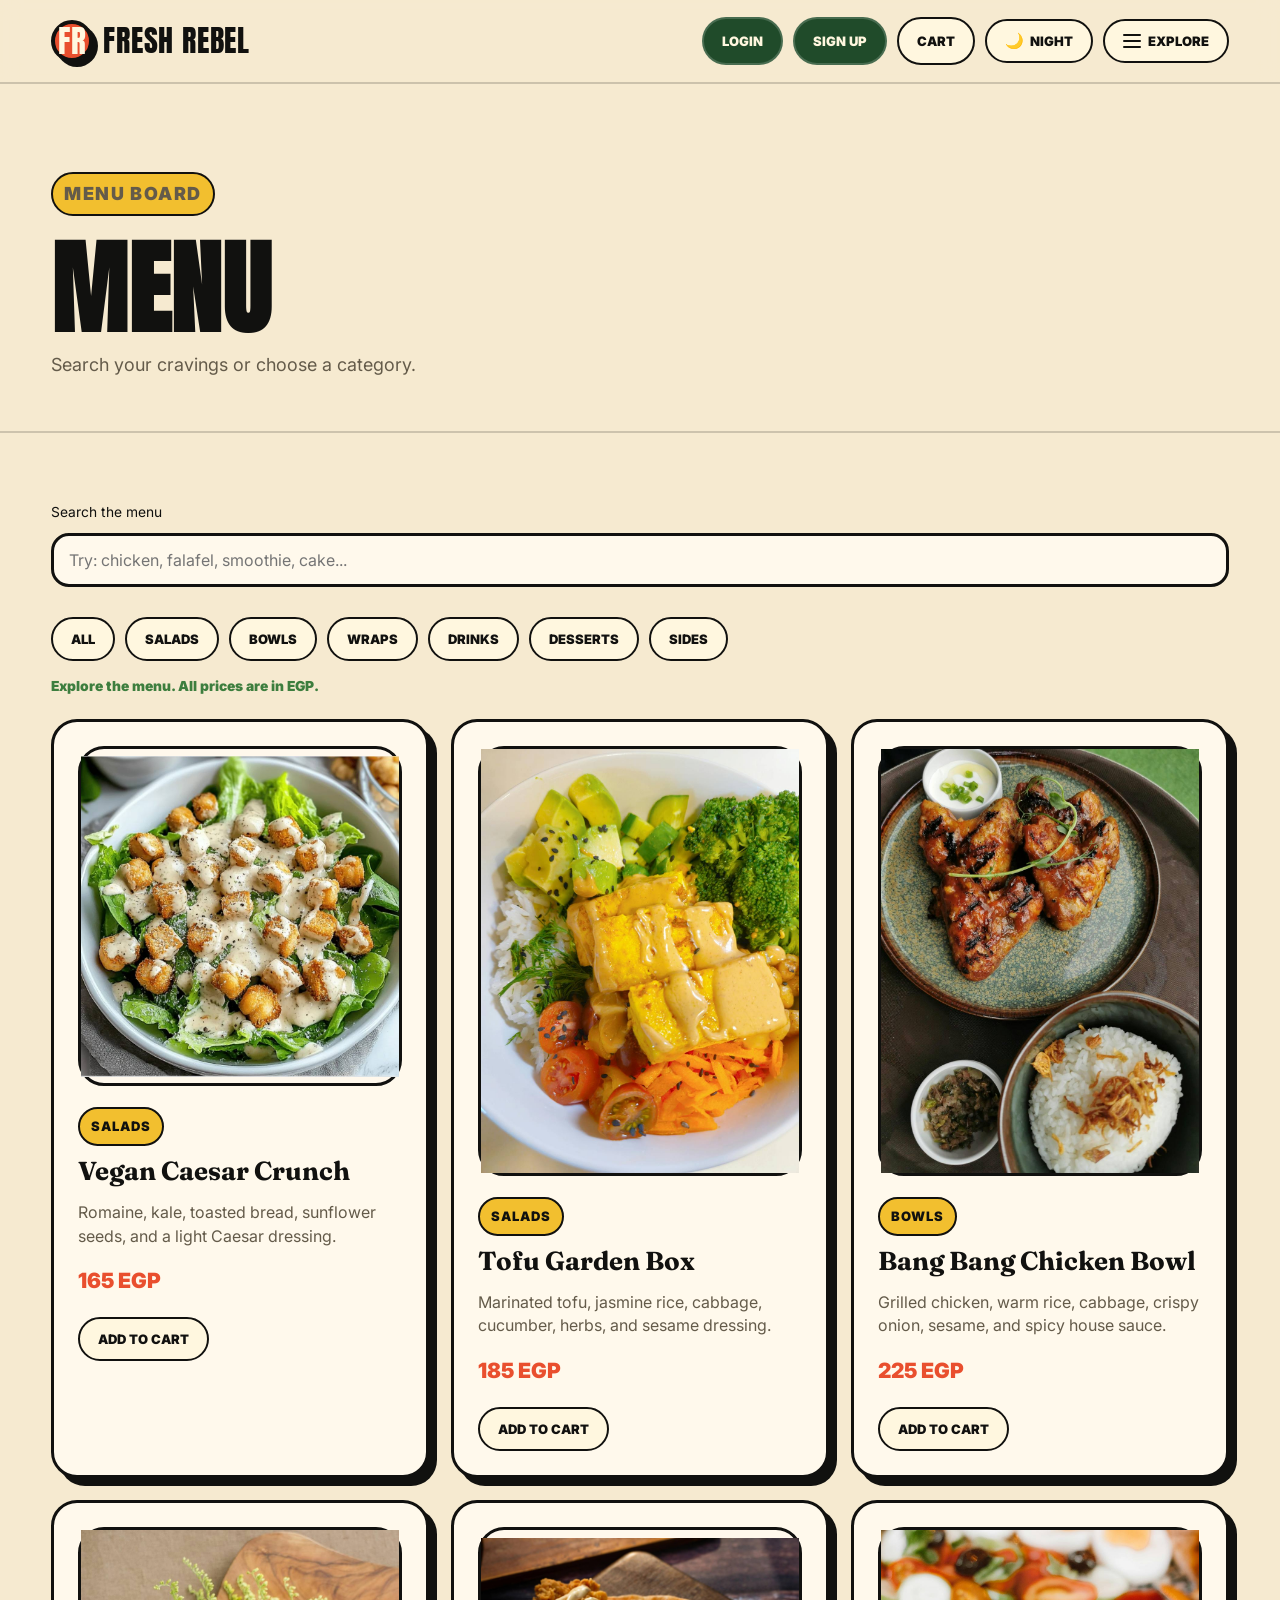
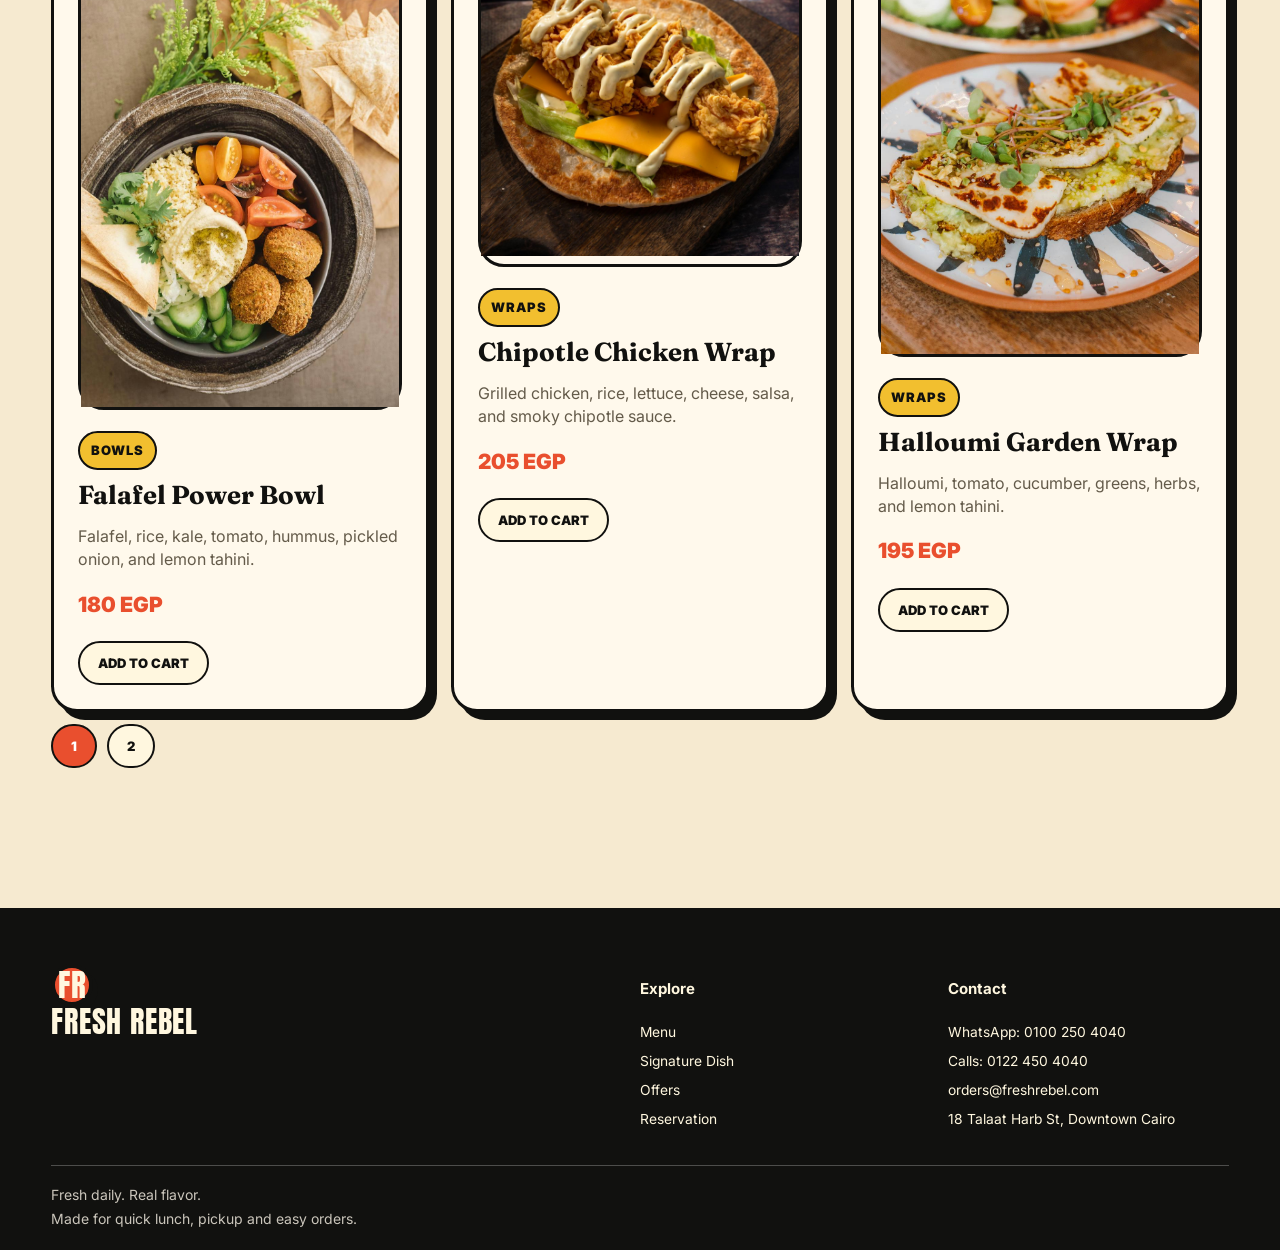
<file: menu.html>
<!DOCTYPE html>

<html lang="en">
<head>
<meta charset="utf-8"/>
<meta content="width=device-width, initial-scale=1.0" name="viewport"/>
<title>Menu | Fresh Rebel</title>
<link href="assets/css/style.css" rel="stylesheet"/>
<meta content="Fresh Rebel English menu with bowls, wraps, drinks and EGP prices." name="description"/></head>
<body>
<header class="topbar">
<div class="wrap top-in">
<a class="brand" href="index.html">
<span class="brand-icon">FR</span>
<span>Fresh Rebel</span>
</a>
<nav class="side-nav" id="site-menu">
<a href="index.html">Home</a>
<a href="menu.html">Menu</a>
<a href="food-details.html">Signature Dish</a>
<a href="offers.html">Offers</a>
<a href="reservation.html">Reservation</a>
<a href="about.html">About</a>
<a href="contact.html">Contact</a>
</nav>
<div class="top-actions">
<a class="icon-link account-link login-link" href="login.html"><span class="txt">Login</span></a>
<a class="icon-link account-link signup-link" href="signup.html"><span class="txt">Sign Up</span></a>
<a class="icon-link cart-link" href="cart.html"><span class="txt">Cart</span> <span class="cart-num" data-cart-count="">0</span></a>
<button class="mini-btn theme-btn" data-theme-toggle="" type="button"><span data-theme-icon="">🌙</span><span class="txt" data-mood-label="">Night</span></button>
<button class="mini-btn" data-menu-toggle="" type="button">
<span class="lines"><span></span><span></span><span></span></span>
<span class="btn-txt">Explore</span>
</button>
</div>
</div>
</header>
<main>
<section class="page-head">
<div class="wrap">
<p class="kicker">Menu board</p>
<h1>Menu</h1>
<p>Search your cravings or choose a category.</p>
</div>
</section>
<section class="area">
<div class="wrap">
<div class="bar">
<div class="search">
<label for="search">Search the menu</label>
<input data-menu-search="" id="search" placeholder="Try: chicken, falafel, smoothie, cake..."/>
</div>
</div>
<div class="filters">
<button class="filter-btn on" data-category="All">All</button>
<button class="filter-btn" data-category="Salads">Salads</button>
<button class="filter-btn" data-category="Bowls">Bowls</button>
<button class="filter-btn" data-category="Wraps">Wraps</button>
<button class="filter-btn" data-category="Drinks">Drinks</button>
<button class="filter-btn" data-category="Desserts">Desserts</button>
<button class="filter-btn" data-category="Sides">Sides</button>
</div>
<p class="dish-count">Explore the menu. All prices are in EGP.</p>
<div class="dish-list grid" data-menu-results="">
<article class="dish" data-category="Salads" data-food-card="" data-search="salads vegan caesar crunch romaine, kale, toasted bread, sunflower seeds, and a light caesar dressing. chicken falafel smoothie cake salad wrap">
<figure aria-label="Vegan Caesar Crunch" class="photo-frame"><img alt="Fresh Rebel shop photo" loading="lazy" src="assets/img/WhatsApp Image 2026-04-30 at 7.14.07 PM (1).jpeg"/></figure>
<div>
<span class="label">Salads</span>
<h3>Vegan Caesar Crunch</h3>
<p>Romaine, kale, toasted bread, sunflower seeds, and a light Caesar dressing.</p>
<div class="dish-info"><strong>165 EGP</strong></div>
<button class="mini-btn add-shop-btn" data-add-cart="" data-name="Vegan Caesar Crunch" data-price="165" type="button">Add to Cart</button>
</div>
</article>
<article class="dish" data-category="Salads" data-food-card="" data-search="salads tofu garden box marinated tofu, jasmine rice, cabbage, cucumber, herbs, and sesame dressing. chicken falafel smoothie cake salad wrap">
<figure aria-label="Tofu Garden Box" class="photo-frame"><img alt="Healthy bowl with vegetables" loading="lazy" src="assets/img/pexels-tansholpan-barney-2155463053-37074444.jpg"/></figure>
<div>
<span class="label">Salads</span>
<h3>Tofu Garden Box</h3>
<p>Marinated tofu, jasmine rice, cabbage, cucumber, herbs, and sesame dressing.</p>
<div class="dish-info"><strong>185 EGP</strong></div>
<button class="mini-btn add-shop-btn" data-add-cart="" data-name="Tofu Garden Box" data-price="185" type="button">Add to Cart</button>
</div>
</article>
<article class="dish" data-category="Bowls" data-food-card="" data-search="bowls bang bang chicken bowl grilled chicken, warm rice, cabbage, crispy onion, sesame, and spicy house sauce. chicken falafel smoothie cake salad wrap">
<figure aria-label="Bang Bang Chicken Bowl" class="photo-frame"><img alt="Cafe table with food" loading="lazy" src="assets/img/pexels-monakha-laden-2161033090-37171029.jpg"/></figure>
<div>
<span class="label">Bowls</span>
<h3>Bang Bang Chicken Bowl</h3>
<p>Grilled chicken, warm rice, cabbage, crispy onion, sesame, and spicy house sauce.</p>
<div class="dish-info"><strong>225 EGP</strong></div>
<button class="mini-btn add-shop-btn" data-add-cart="" data-name="Bang Bang Chicken Bowl" data-price="225" type="button">Add to Cart</button>
</div>
</article>
<article class="dish" data-category="Bowls" data-food-card="" data-search="bowls falafel power bowl falafel, rice, kale, tomato, hummus, pickled onion, and lemon tahini. chicken falafel smoothie cake salad wrap">
<figure aria-label="Falafel Power Bowl" class="photo-frame"><img alt="Wrap meal served with sides" loading="lazy" src="assets/img/pexels-furkanfdemir-8286792.jpg"/></figure>
<div>
<span class="label">Bowls</span>
<h3>Falafel Power Bowl</h3>
<p>Falafel, rice, kale, tomato, hummus, pickled onion, and lemon tahini.</p>
<div class="dish-info"><strong>180 EGP</strong></div>
<button class="mini-btn add-shop-btn" data-add-cart="" data-name="Falafel Power Bowl" data-price="180" type="button">Add to Cart</button>
</div>
</article>
<article class="dish" data-category="Wraps" data-food-card="" data-search="wraps chipotle chicken wrap grilled chicken, rice, lettuce, cheese, salsa, and smoky chipotle sauce. chicken falafel smoothie cake salad wrap">
<figure aria-label="Chipotle Chicken Wrap" class="photo-frame"><img alt="Warm lunch plate" loading="lazy" src="assets/img/pexels-mohamad-sadek-141949763-10361459.jpg"/></figure>
<div>
<span class="label">Wraps</span>
<h3>Chipotle Chicken Wrap</h3>
<p>Grilled chicken, rice, lettuce, cheese, salsa, and smoky chipotle sauce.</p>
<div class="dish-info"><strong>205 EGP</strong></div>
<button class="mini-btn add-shop-btn" data-add-cart="" data-name="Chipotle Chicken Wrap" data-price="205" type="button">Add to Cart</button>
</div>
</article>
<article class="dish" data-category="Wraps" data-food-card="" data-search="wraps halloumi garden wrap halloumi, tomato, cucumber, greens, herbs, and lemon tahini. chicken falafel smoothie cake salad wrap">
<figure aria-label="Halloumi Garden Wrap" class="photo-frame"><img alt="Fresh salad bowl" loading="lazy" src="assets/img/pexels-roman-odintsov-5836618.jpg"/></figure>
<div>
<span class="label">Wraps</span>
<h3>Halloumi Garden Wrap</h3>
<p>Halloumi, tomato, cucumber, greens, herbs, and lemon tahini.</p>
<div class="dish-info"><strong>195 EGP</strong></div>
<button class="mini-btn add-shop-btn" data-add-cart="" data-name="Halloumi Garden Wrap" data-price="195" type="button">Add to Cart</button>
</div>
</article>
<article class="dish" data-category="Drinks" data-food-card="" data-search="drinks mango mint smoothie mango, banana, mint, coconut milk, and a fresh lime finish. chicken falafel smoothie cake salad wrap">
<figure aria-label="Mango Mint Smoothie" class="photo-frame"><img alt="Fresh dessert box" loading="lazy" src="assets/img/pexels-shameel-mukkath-3421394-5817621.jpg"/></figure>
<div>
<span class="label">Drinks</span>
<h3>Mango Mint Smoothie</h3>
<p>Mango, banana, mint, coconut milk, and a fresh lime finish.</p>
<div class="dish-info"><strong>115 EGP</strong></div>
<button class="mini-btn add-shop-btn" data-add-cart="" data-name="Mango Mint Smoothie" data-price="115" type="button">Add to Cart</button>
</div>
</article>
<article class="dish" data-category="Drinks" data-food-card="" data-search="drinks berry fresh juice strawberry, blueberry, apple, lemon, and crushed ice. chicken falafel smoothie cake salad wrap">
<figure aria-label="Berry Fresh Juice" class="photo-frame"><img alt="Prepared lunch bowl" loading="lazy" src="assets/img/pexels-jdgromov-5668182.jpg"/></figure>
<div>
<span class="label">Drinks</span>
<h3>Berry Fresh Juice</h3>
<p>Strawberry, blueberry, apple, lemon, and crushed ice.</p>
<div class="dish-info"><strong>105 EGP</strong></div>
<button class="mini-btn add-shop-btn" data-add-cart="" data-name="Berry Fresh Juice" data-price="105" type="button">Add to Cart</button>
</div>
</article>
<article class="dish" data-category="Desserts" data-food-card="" data-search="desserts honey berry cake soft cake layers with berries, honey cream, and toasted almonds. chicken falafel smoothie cake salad wrap">
<figure aria-label="Honey Berry Cake" class="photo-frame"><img alt="Fresh restaurant meal" loading="lazy" src="assets/img/pexels-matvalina-16479620.jpg"/></figure>
<div>
<span class="label">Desserts</span>
<h3>Honey Berry Cake</h3>
<p>Soft cake layers with berries, honey cream, and toasted almonds.</p>
<div class="dish-info"><strong>145 EGP</strong></div>
<button class="mini-btn add-shop-btn" data-add-cart="" data-name="Honey Berry Cake" data-price="145" type="button">Add to Cart</button>
</div>
</article>
<article class="dish" data-category="Desserts" data-food-card="" data-search="desserts dark chocolate cookies dark chocolate, oats, brown sugar, and a touch of sea salt. chicken falafel smoothie cake salad wrap">
<figure aria-label="Dark Chocolate Cookies" class="photo-frame"><img alt="Smoothie and fresh fruit" loading="lazy" src="assets/img/pexels-lucasguizo-6044053.jpg"/></figure>
<div>
<span class="label">Desserts</span>
<h3>Dark Chocolate Cookies</h3>
<p>Dark chocolate, oats, brown sugar, and a touch of sea salt.</p>
<div class="dish-info"><strong>95 EGP</strong></div>
<button class="mini-btn add-shop-btn" data-add-cart="" data-name="Dark Chocolate Cookies" data-price="95" type="button">Add to Cart</button>
</div>
</article>
<article class="dish" data-category="Sides" data-food-card="" data-search="sides roasted sweet potato crispy roasted sweet potato with smoky house dip. chicken falafel smoothie cake salad wrap">
<figure aria-label="Roasted Sweet Potato" class="photo-frame"><img alt="Dessert served with fruit" loading="lazy" src="assets/img/pexels-valeriya-1893556.jpg"/></figure>
<div>
<span class="label">Sides</span>
<h3>Roasted Sweet Potato</h3>
<p>Crispy roasted sweet potato with smoky house dip.</p>
<div class="dish-info"><strong>115 EGP</strong></div>
<button class="mini-btn add-shop-btn" data-add-cart="" data-name="Roasted Sweet Potato" data-price="115" type="button">Add to Cart</button>
</div>
</article>
<article class="dish" data-category="Sides" data-food-card="" data-search="sides tomato basil soup warm tomato soup with basil, olive oil, and toasted bread. chicken falafel smoothie cake salad wrap">
<figure aria-label="Tomato Basil Soup" class="photo-frame"><img alt="Restaurant table with prepared food" loading="lazy" src="assets/img/pexels-anhelina-vasylyk-734724285-34326259.jpg"/></figure>
<div>
<span class="label">Sides</span>
<h3>Tomato Basil Soup</h3>
<p>Warm tomato soup with basil, olive oil, and toasted bread.</p>
<div class="dish-info"><strong>130 EGP</strong></div>
<button class="mini-btn add-shop-btn" data-add-cart="" data-name="Tomato Basil Soup" data-price="130" type="button">Add to Cart</button>
</div>
</article>
</div>
<div class="pages" data-pagination="">
<button class="mini-btn on" data-page="1" type="button">1</button>
<button class="mini-btn" data-page="2" type="button">2</button>
</div>
</div>
</section>
</main>
<footer class="foot">
<div class="wrap foot-in">
<section>
<a class="brand" href="index.html">
<span class="brand-icon">FR</span>
<span>Fresh Rebel</span>
</a>
</section>
<section>
<h4>Explore</h4>
<a href="menu.html">Menu</a>
<a href="food-details.html">Signature Dish</a>
<a href="offers.html">Offers</a>
<a href="reservation.html">Reservation</a>
</section>
<section>
<h4>Contact</h4>
<a href="https://wa.me/201002504040">WhatsApp: 0100 250 4040</a>
<a href="tel:+201224504040">Calls: 0122 450 4040</a>
<a href="mailto:orders@freshrebel.com">orders@freshrebel.com</a>
<a href="contact.html">18 Talaat Harb St, Downtown Cairo</a>
</section>
</div>
<div class="wrap copy">
<p>Fresh daily. Real flavor.</p>
<p>Made for quick lunch, pickup and easy orders.</p>
</div>

<div class="pop" data-modal="">
<div class="pop-box">
<h2 class="sec-title receipt-title">Receipt</h2>
<div data-receipt=""></div>
<template id="receipt-line-template">
<p><strong data-receipt-name=""></strong> x <span data-receipt-qty=""></span> = <span data-receipt-line-total=""></span></p>
</template>
<template id="receipt-total-template">
<hr/>
<p><strong>Total:</strong> <span data-receipt-total=""></span></p>
</template>
<button class="btn" data-close-modal="" type="button">Close</button>
</div>
</div>
<div class="toast" data-shop-toast=""></div>
</footer>
<script src="assets/js/app.js"></script>
</body>
</html>
</file>
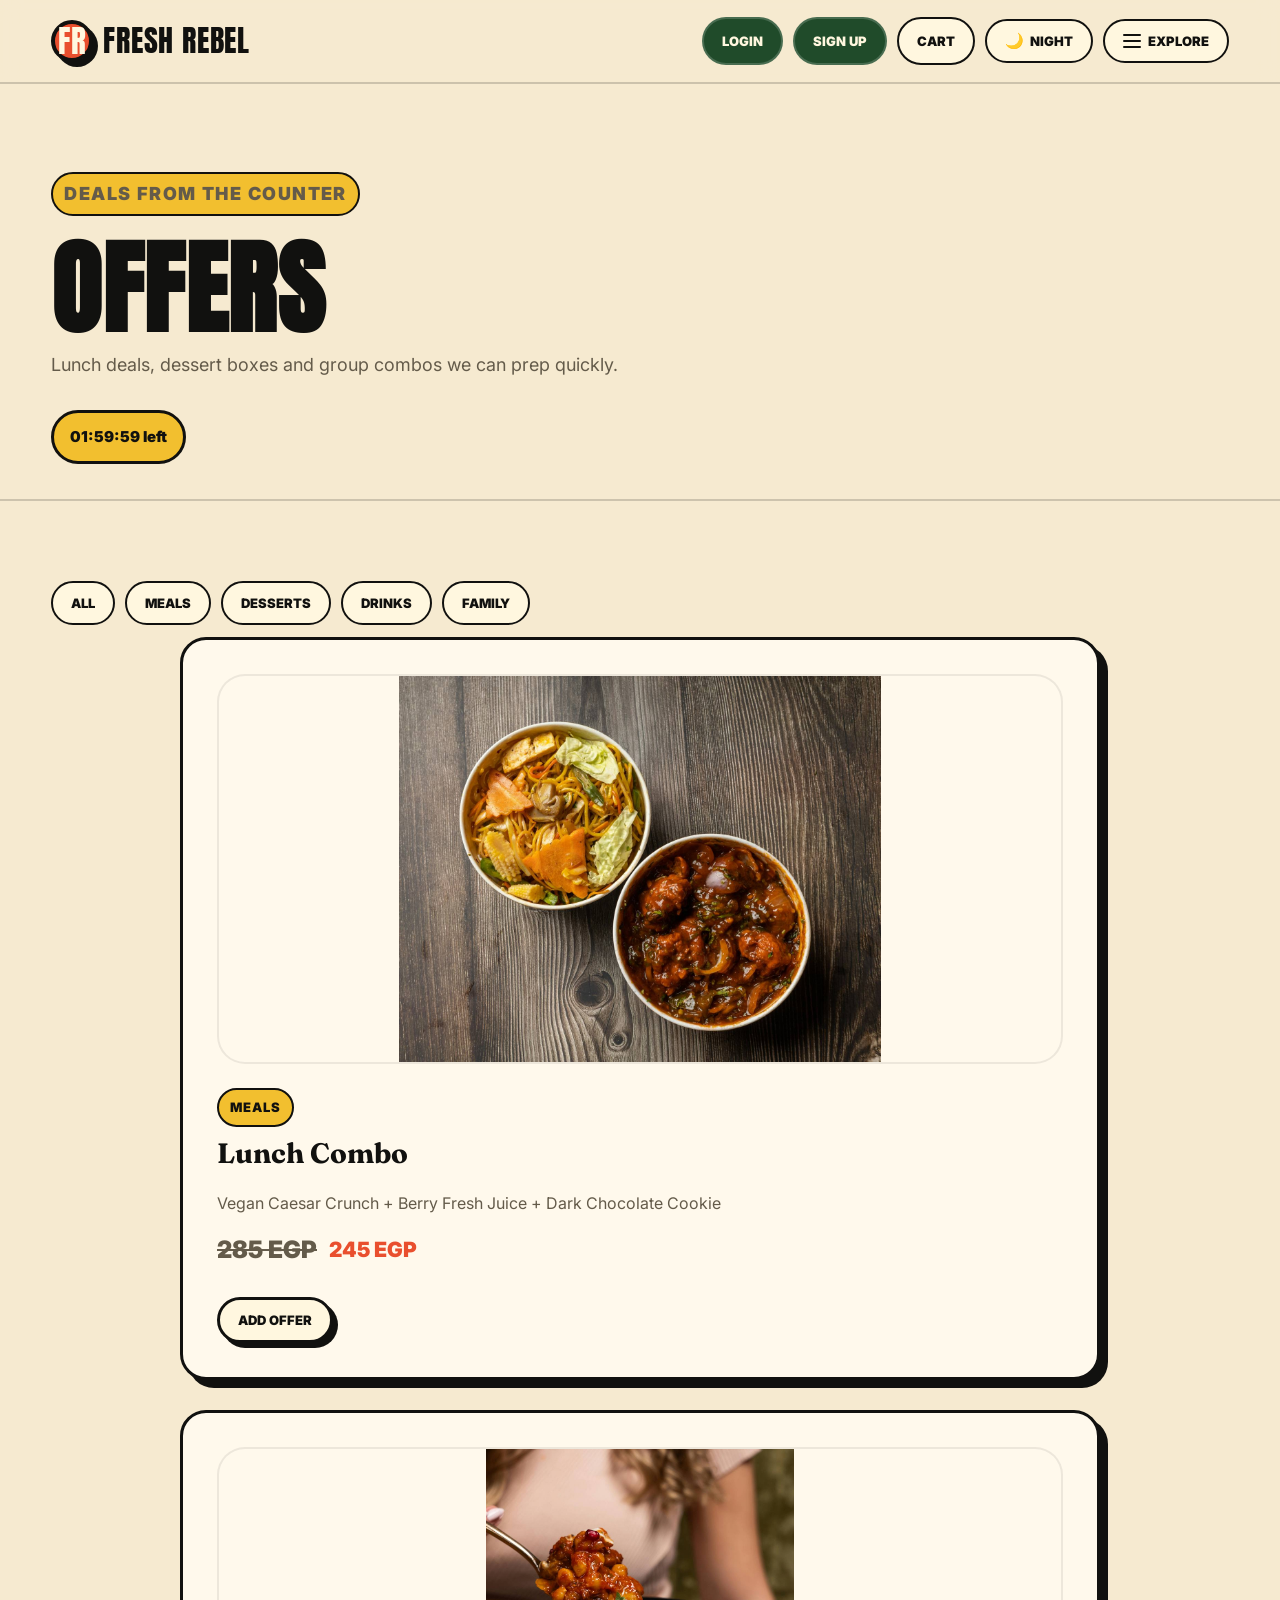
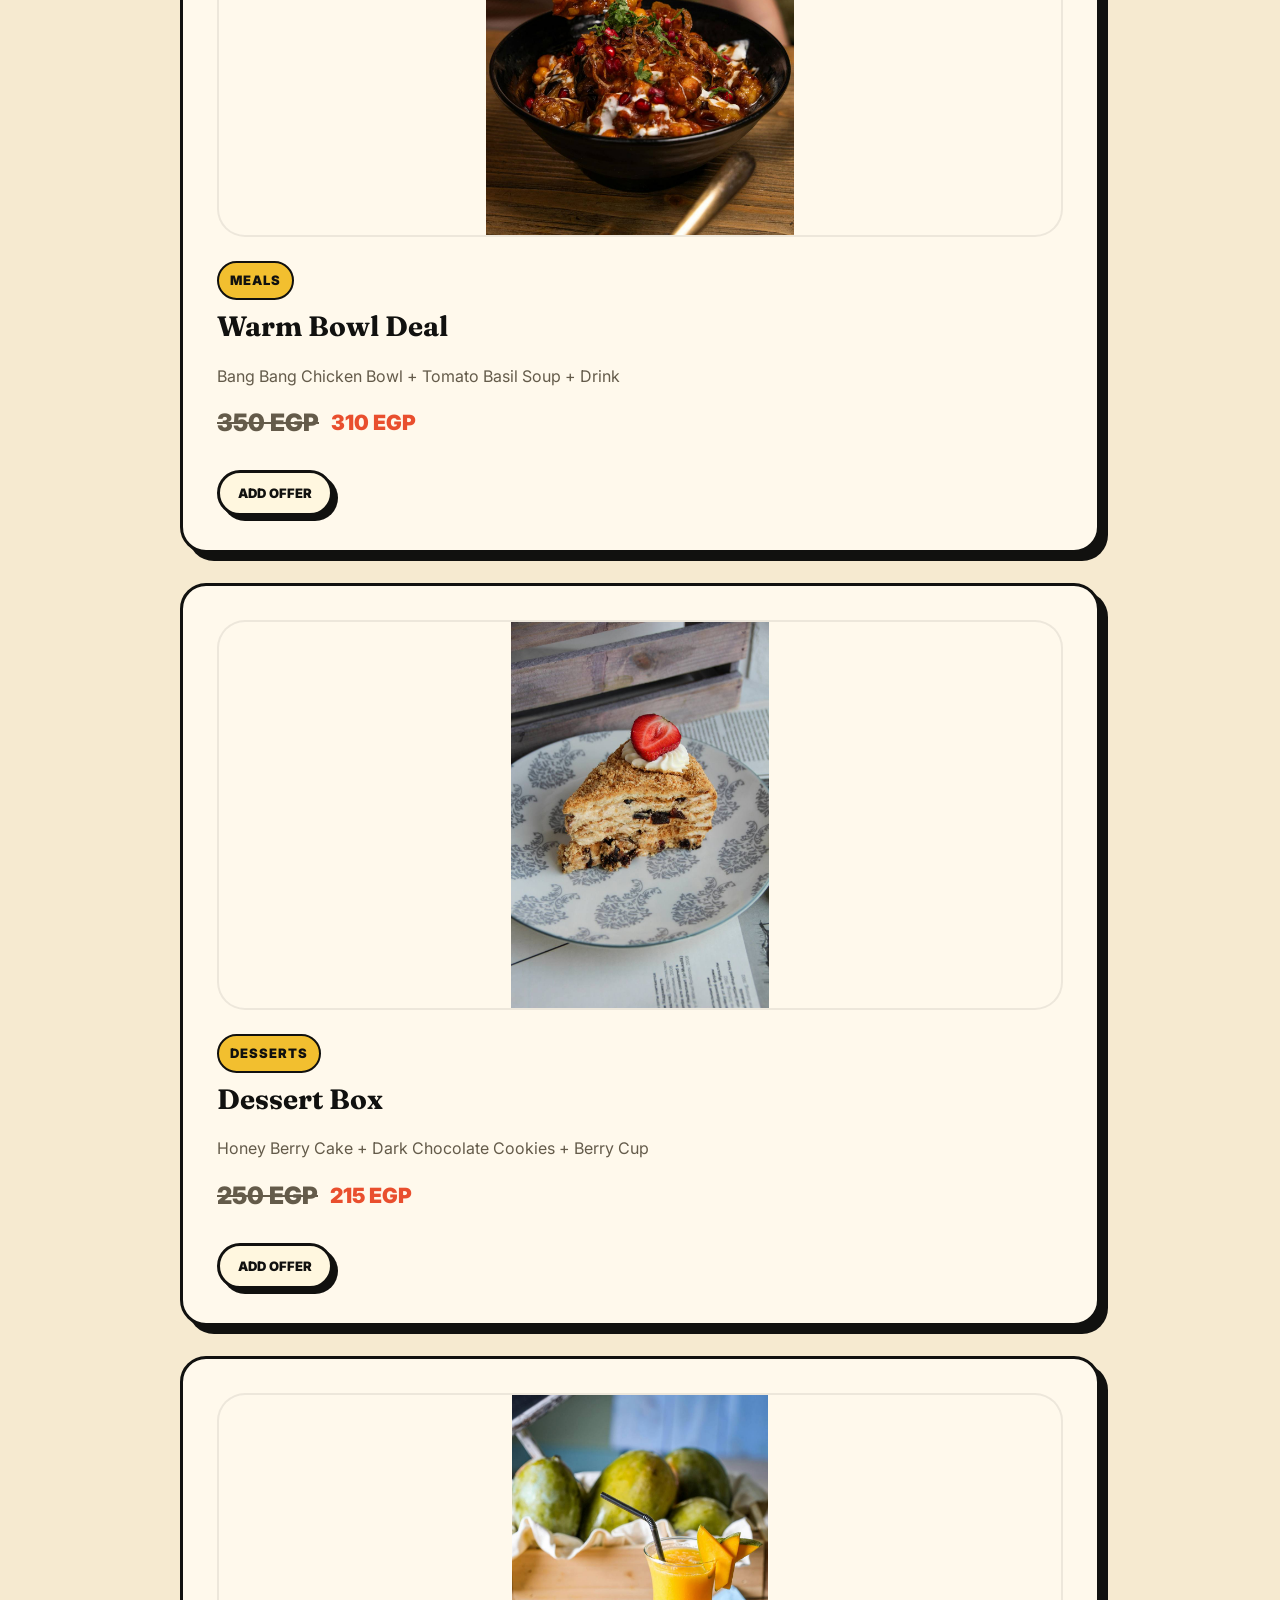
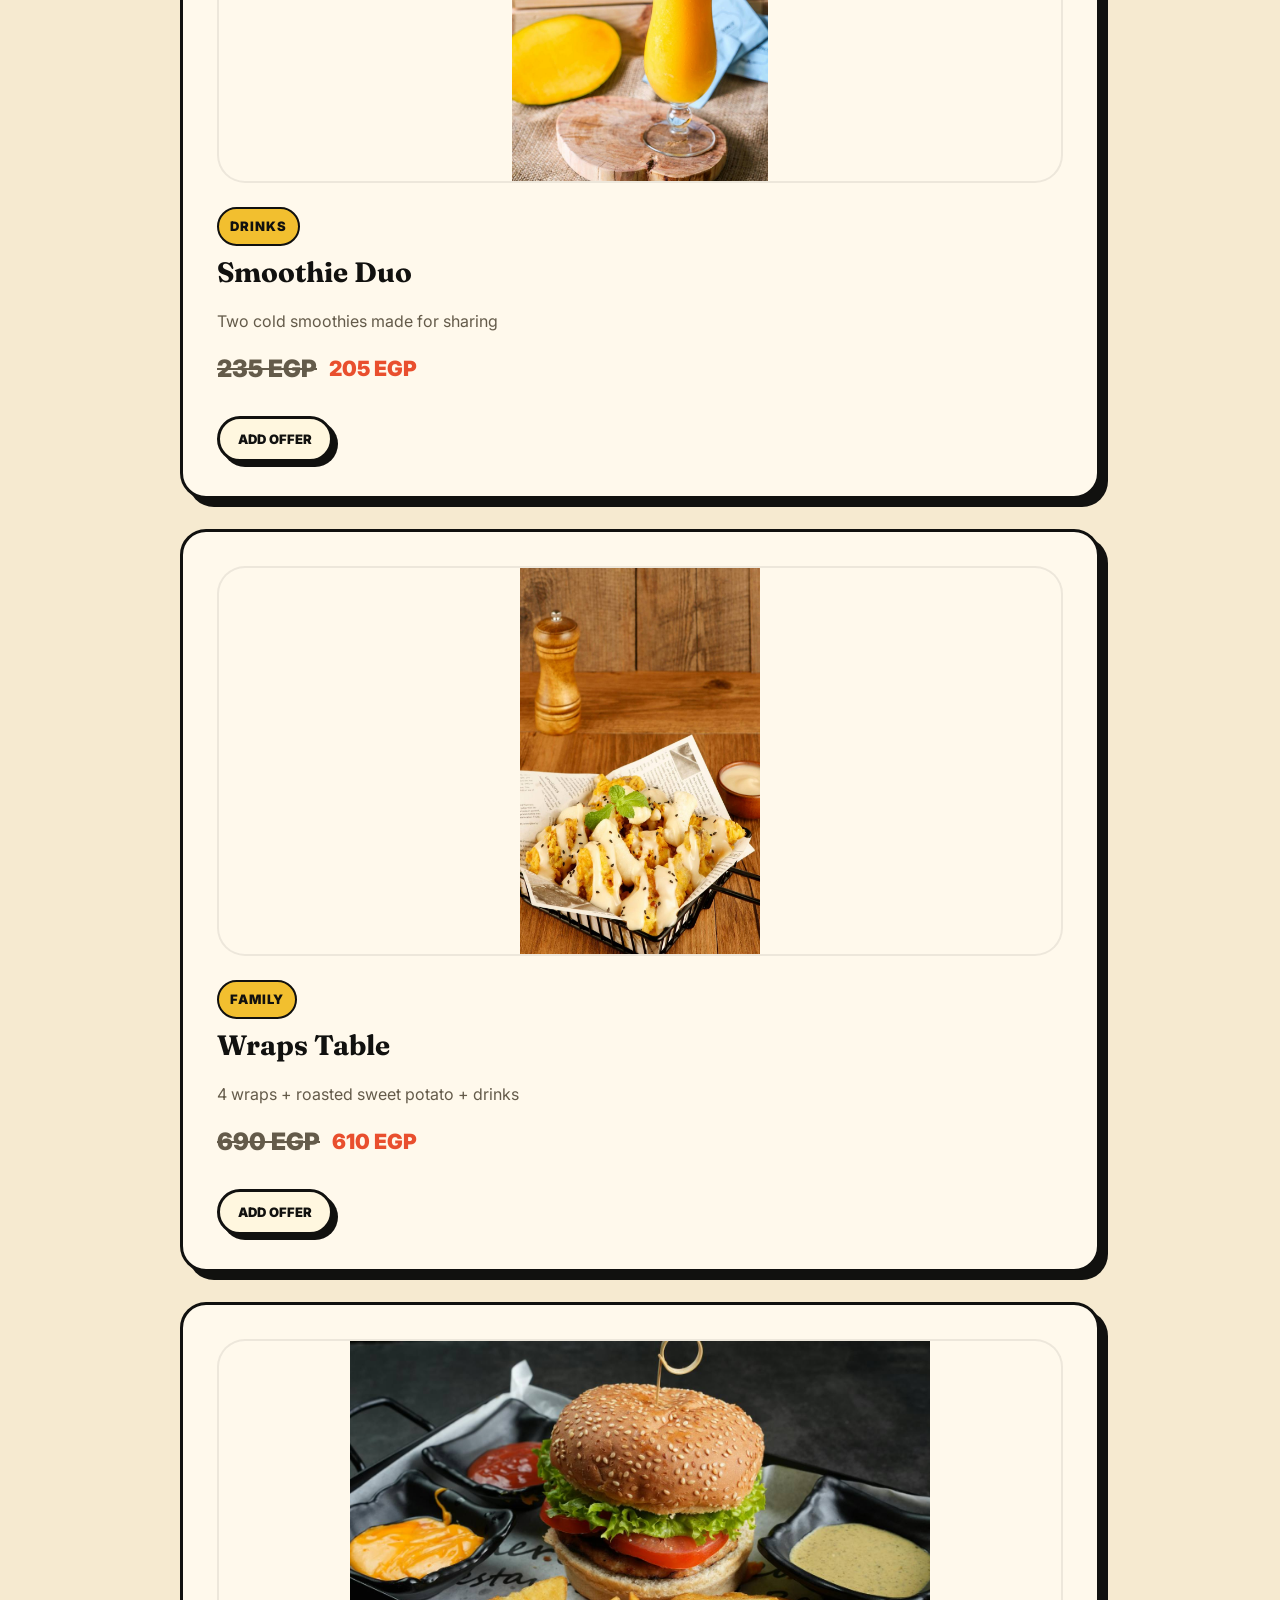
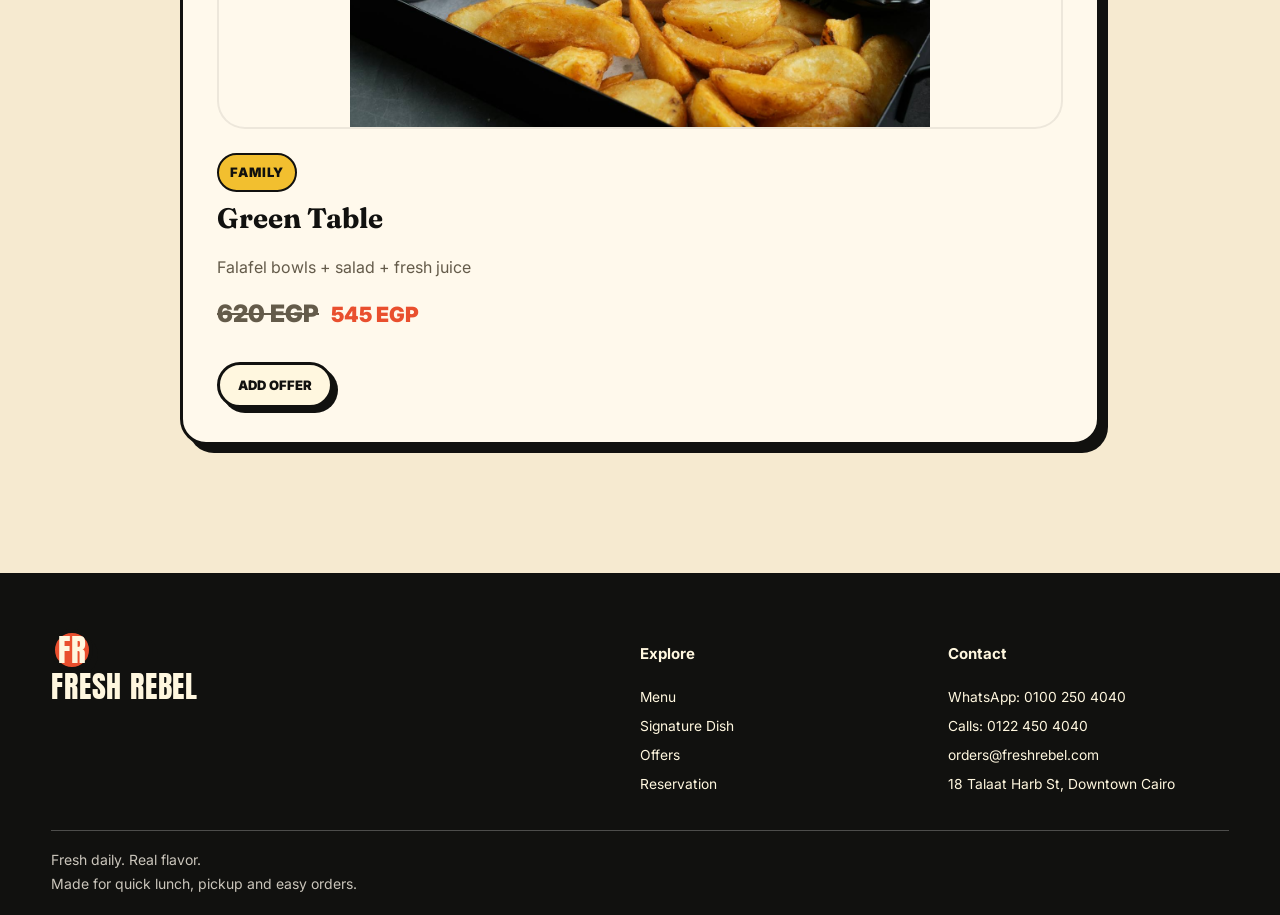
<file: offers.html>
<!DOCTYPE html>

<html lang="en">
<head>
<meta charset="utf-8"/>
<meta content="width=device-width, initial-scale=1.0" name="viewport"/>
<title>Offers | Fresh Rebel</title>
<link href="assets/css/style.css" rel="stylesheet"/>
<meta content="Fresh Rebel lunch deals, dessert boxes, smoothie offers and group combos." name="description"/></head>
<body>
<header class="topbar">
<div class="wrap top-in">
<a class="brand" href="index.html">
<span class="brand-icon">FR</span>
<span>Fresh Rebel</span>
</a>
<nav class="side-nav" id="site-menu">
<a href="index.html">Home</a>
<a href="menu.html">Menu</a>
<a href="food-details.html">Signature Dish</a>
<a href="offers.html">Offers</a>
<a href="reservation.html">Reservation</a>
<a href="about.html">About</a>
<a href="contact.html">Contact</a>
</nav>
<div class="top-actions">
<a class="icon-link account-link login-link" href="login.html"><span class="txt">Login</span></a>
<a class="icon-link account-link signup-link" href="signup.html"><span class="txt">Sign Up</span></a>
<a class="icon-link cart-link" href="cart.html"><span class="txt">Cart</span> <span class="cart-num" data-cart-count="">0</span></a>
<button class="mini-btn theme-btn" data-theme-toggle="" type="button"><span data-theme-icon="">🌙</span><span class="txt" data-mood-label="">Night</span></button>
<button class="mini-btn" data-menu-toggle="" type="button">
<span class="lines"><span></span><span></span><span></span></span>
<span class="btn-txt">Explore</span>
</button>
</div>
</div>
</header>
<main>
<section class="page-head">
<div class="wrap">
<p class="kicker">Deals from the counter</p>
<h1>Offers</h1>
<p>Lunch deals, dessert boxes and group combos we can prep quickly.</p>
<span class="countdown" data-offer-timer="" data-seconds="7200">Offer ends soon</span>
</div>
</section>
<section class="area">
<div class="wrap">
<div class="filters">
<button class="filter-btn on" data-offer-filter="All">All</button>
<button class="filter-btn" data-offer-filter="Meals">Meals</button>
<button class="filter-btn" data-offer-filter="Desserts">Desserts</button>
<button class="filter-btn" data-offer-filter="Drinks">Drinks</button>
<button class="filter-btn" data-offer-filter="Family">Family</button>
</div>
<div class="offers-grid">
<article class="box offer-card" data-offer-card="Meals">
<div class="offer-photo"><img alt="Fresh dessert close-up" loading="lazy" src="assets/img/pexels-aperture-photography-2919538-28445829.jpg"/></div>
<span class="label">Meals</span>
<h3>Lunch Combo</h3>
<p>Vegan Caesar Crunch + Berry Fresh Juice + Dark Chocolate Cookie</p>
<div class="sale-line">
<span class="old">285 EGP</span>
<span class="new">245 EGP</span>
</div>
<button class="btn light" data-add-cart="" data-name="Lunch Combo" data-price="245" type="button">Add Offer</button>
</article>
<article class="box offer-card" data-offer-card="Meals">
<div class="offer-photo"><img alt="Colorful salad with fresh toppings" loading="lazy" src="assets/img/pexels-ali-dashti-506667798-23025169.jpg"/></div>
<span class="label">Meals</span>
<h3>Warm Bowl Deal</h3>
<p>Bang Bang Chicken Bowl + Tomato Basil Soup + Drink</p>
<div class="sale-line">
<span class="old">350 EGP</span>
<span class="new">310 EGP</span>
</div>
<button class="btn light" data-add-cart="" data-name="Warm Bowl Deal" data-price="310" type="button">Add Offer</button>
</article>
<article class="box offer-card" data-offer-card="Desserts">
<div class="offer-photo"><img alt="Fresh restaurant meal" loading="lazy" src="assets/img/pexels-matvalina-16479620.jpg"/></div>
<span class="label">Desserts</span>
<h3>Dessert Box</h3>
<p>Honey Berry Cake + Dark Chocolate Cookies + Berry Cup</p>
<div class="sale-line">
<span class="old">250 EGP</span>
<span class="new">215 EGP</span>
</div>
<button class="btn light" data-add-cart="" data-name="Dessert Box" data-price="215" type="button">Add Offer</button>
</article>
<article class="box offer-card" data-offer-card="Drinks">
<div class="offer-photo"><img alt="Fresh dessert box" loading="lazy" src="assets/img/pexels-shameel-mukkath-3421394-5817621.jpg"/></div>
<span class="label">Drinks</span>
<h3>Smoothie Duo</h3>
<p>Two cold smoothies made for sharing</p>
<div class="sale-line">
<span class="old">235 EGP</span>
<span class="new">205 EGP</span>
</div>
<button class="btn light" data-add-cart="" data-name="Smoothie Duo" data-price="205" type="button">Add Offer</button>
</article>
<article class="box offer-card" data-offer-card="Family">
<div class="offer-photo"><img alt="Wraps and sides" loading="lazy" src="assets/img/pexels-jianwei-zhu-59597368-8463467.jpg"/></div>
<span class="label">Family</span>
<h3>Wraps Table</h3>
<p>4 wraps + roasted sweet potato + drinks</p>
<div class="sale-line">
<span class="old">690 EGP</span>
<span class="new">610 EGP</span>
</div>
<button class="btn light" data-add-cart="" data-name="Wraps Table" data-price="610" type="button">Add Offer</button>
</article>
<article class="box offer-card" data-offer-card="Family">
<div class="offer-photo"><img alt="Fresh green meal" loading="lazy" src="assets/img/pexels-esmihel-15813482.jpg"/></div>
<span class="label">Family</span>
<h3>Green Table</h3>
<p>Falafel bowls + salad + fresh juice</p>
<div class="sale-line">
<span class="old">620 EGP</span>
<span class="new">545 EGP</span>
</div>
<button class="btn light" data-add-cart="" data-name="Green Table" data-price="545" type="button">Add Offer</button>
</article>
</div>
</div>
</section>
</main>
<footer class="foot">
<div class="wrap foot-in">
<section>
<a class="brand" href="index.html">
<span class="brand-icon">FR</span>
<span>Fresh Rebel</span>
</a>
</section>
<section>
<h4>Explore</h4>
<a href="menu.html">Menu</a>
<a href="food-details.html">Signature Dish</a>
<a href="offers.html">Offers</a>
<a href="reservation.html">Reservation</a>
</section>
<section>
<h4>Contact</h4>
<a href="https://wa.me/201002504040">WhatsApp: 0100 250 4040</a>
<a href="tel:+201224504040">Calls: 0122 450 4040</a>
<a href="mailto:orders@freshrebel.com">orders@freshrebel.com</a>
<a href="contact.html">18 Talaat Harb St, Downtown Cairo</a>
</section>
</div>
<div class="wrap copy">
<p>Fresh daily. Real flavor.</p>
<p>Made for quick lunch, pickup and easy orders.</p>
</div>

<div class="pop" data-modal="">
<div class="pop-box">
<h2 class="sec-title receipt-title">Receipt</h2>
<div data-receipt=""></div>
<template id="receipt-line-template">
<p><strong data-receipt-name=""></strong> x <span data-receipt-qty=""></span> = <span data-receipt-line-total=""></span></p>
</template>
<template id="receipt-total-template">
<hr/>
<p><strong>Total:</strong> <span data-receipt-total=""></span></p>
</template>
<button class="btn" data-close-modal="" type="button">Close</button>
</div>
</div>
<div class="toast" data-shop-toast=""></div>
</footer>
<script src="assets/js/app.js"></script>
</body>
</html>
</file>
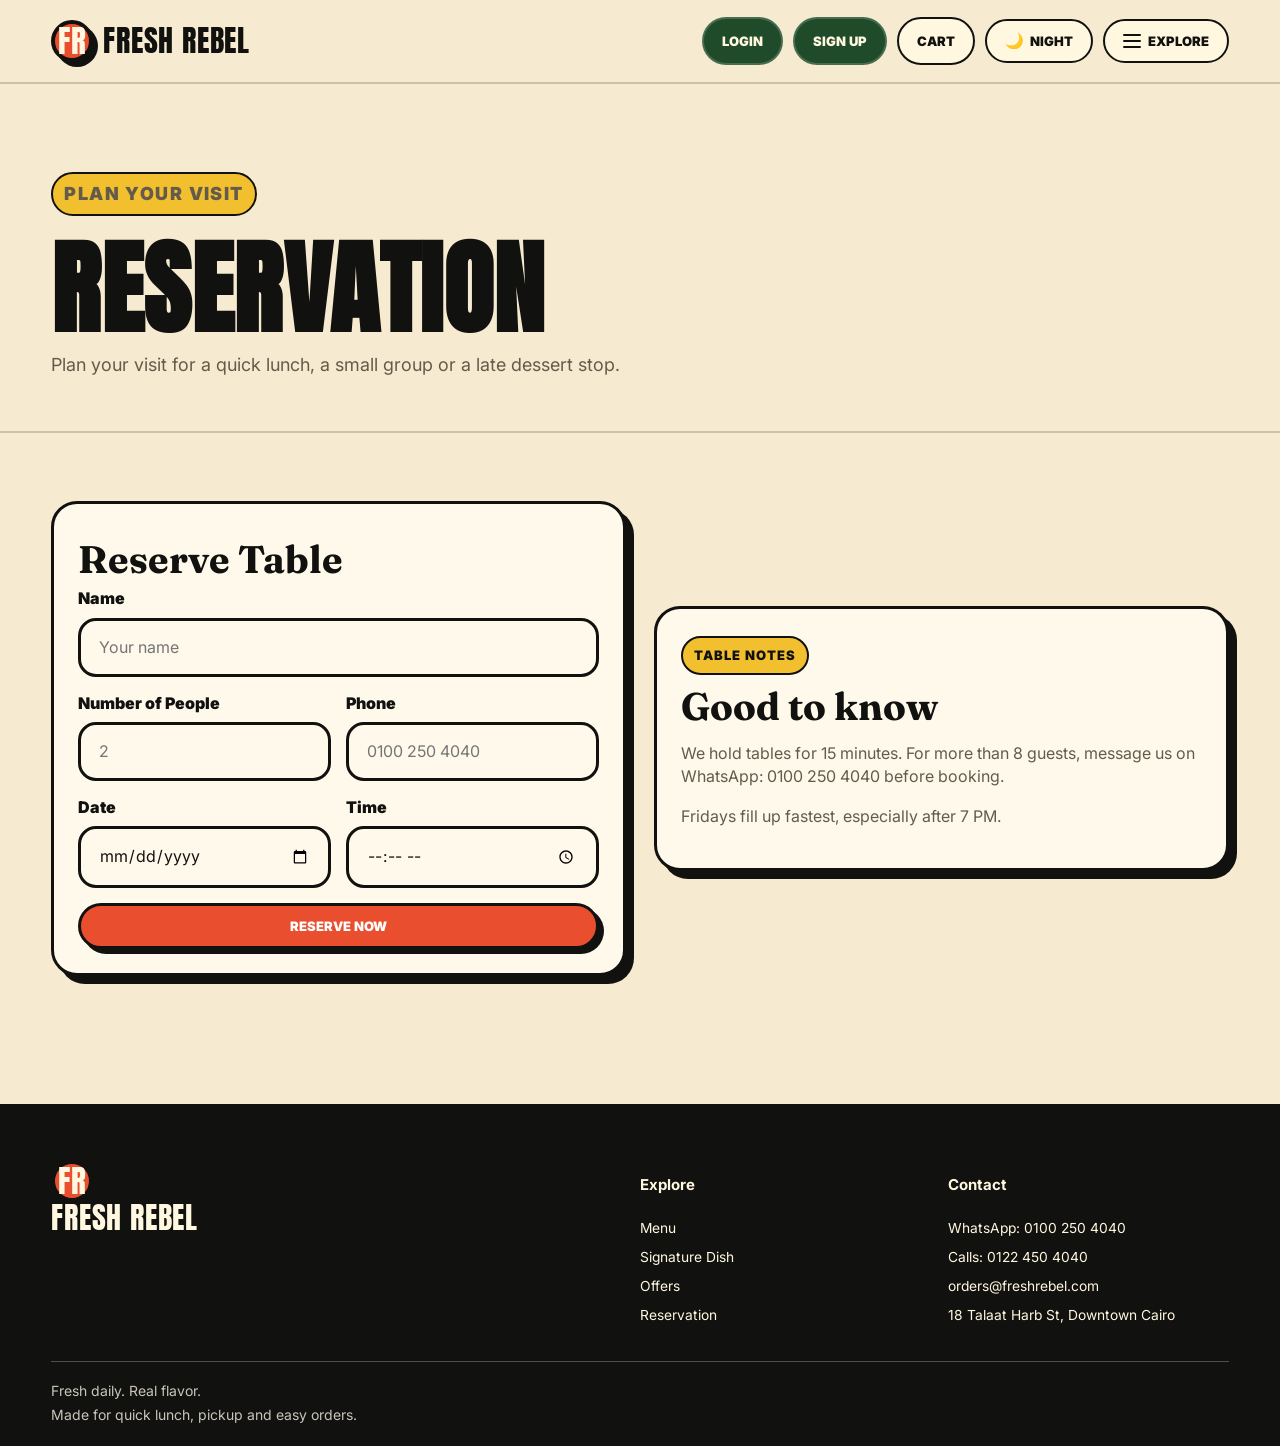
<file: reservation.html>
<!DOCTYPE html>

<html lang="en">
<head>
<meta charset="utf-8"/>
<meta content="width=device-width, initial-scale=1.0" name="viewport"/>
<title>Reservation | Fresh Rebel</title>
<link href="assets/css/style.css" rel="stylesheet"/>
<meta content="Reserve a table at Fresh Rebel for lunch, dinner or dessert." name="description"/></head>
<body>
<header class="topbar">
<div class="wrap top-in">
<a class="brand" href="index.html">
<span class="brand-icon">FR</span>
<span>Fresh Rebel</span>
</a>
<nav class="side-nav" id="site-menu">
<a href="index.html">Home</a>
<a href="menu.html">Menu</a>
<a href="food-details.html">Signature Dish</a>
<a href="offers.html">Offers</a>
<a href="reservation.html">Reservation</a>
<a href="about.html">About</a>
<a href="contact.html">Contact</a>
</nav>
<div class="top-actions">
<a class="icon-link account-link login-link" href="login.html"><span class="txt">Login</span></a>
<a class="icon-link account-link signup-link" href="signup.html"><span class="txt">Sign Up</span></a>
<a class="icon-link cart-link" href="cart.html"><span class="txt">Cart</span> <span class="cart-num" data-cart-count="">0</span></a>
<button class="mini-btn theme-btn" data-theme-toggle="" type="button"><span data-theme-icon="">🌙</span><span class="txt" data-mood-label="">Night</span></button>
<button class="mini-btn" data-menu-toggle="" type="button">
<span class="lines"><span></span><span></span><span></span></span>
<span class="btn-txt">Explore</span>
</button>
</div>
</div>
</header>
<main>
<section class="page-head">
<div class="wrap">
<p class="kicker">Plan your visit</p>
<h1>Reservation</h1>
<p>Plan your visit for a quick lunch, a small group or a late dessert stop.</p>
</div>
</section>
<section class="area">
<div class="wrap split">
<article class="box">
<h3>Reserve Table</h3>
<form class="form-box" data-fresh-form="" data-success="Table reserved successfully." novalidate="">
<div class="input-box wide">
<label>Name</label>
<input data-required="true" name="name" placeholder="Your name"/>
<span class="err">Name is required.</span>
</div>
<div class="input-box">
<label>Number of People</label>
<input data-min="1" data-required="true" min="1" name="people" placeholder="2" type="number"/>
<span class="err">Choose at least 1 person.</span>
</div>
<div class="input-box">
<label>Phone</label>
<input data-required="true" data-type="phone" name="phone" placeholder="0100 250 4040"/>
<span class="err">Enter a valid phone.</span>
</div>
<div class="input-box">
<label>Date</label>
<input data-date-not-past="" data-required="true" name="date" type="date"/>
<span class="err">Old dates are not allowed.</span>
</div>
<div class="input-box">
<label>Time</label>
<input data-required="true" name="time" type="time"/>
<span class="err">Choose a time.</span>
</div>
<button class="btn" type="submit">Reserve Now</button>
</form>
<p class="msg" data-form-message=""></p>
</article>
<aside class="box">
<span class="label">Table Notes</span>
<h3>Good to know</h3>
<p>We hold tables for 15 minutes. For more than 8 guests, message us on WhatsApp: 0100 250 4040 before booking.</p>
<p>Fridays fill up fastest, especially after 7 PM.</p>
</aside>
</div>
</section>
</main>
<footer class="foot">
<div class="wrap foot-in">
<section>
<a class="brand" href="index.html">
<span class="brand-icon">FR</span>
<span>Fresh Rebel</span>
</a>
</section>
<section>
<h4>Explore</h4>
<a href="menu.html">Menu</a>
<a href="food-details.html">Signature Dish</a>
<a href="offers.html">Offers</a>
<a href="reservation.html">Reservation</a>
</section>
<section>
<h4>Contact</h4>
<a href="https://wa.me/201002504040">WhatsApp: 0100 250 4040</a>
<a href="tel:+201224504040">Calls: 0122 450 4040</a>
<a href="mailto:orders@freshrebel.com">orders@freshrebel.com</a>
<a href="contact.html">18 Talaat Harb St, Downtown Cairo</a>
</section>
</div>
<div class="wrap copy">
<p>Fresh daily. Real flavor.</p>
<p>Made for quick lunch, pickup and easy orders.</p>
</div>

<div class="pop" data-modal="">
<div class="pop-box">
<h2 class="sec-title receipt-title">Receipt</h2>
<div data-receipt=""></div>
<template id="receipt-line-template">
<p><strong data-receipt-name=""></strong> x <span data-receipt-qty=""></span> = <span data-receipt-line-total=""></span></p>
</template>
<template id="receipt-total-template">
<hr/>
<p><strong>Total:</strong> <span data-receipt-total=""></span></p>
</template>
<button class="btn" data-close-modal="" type="button">Close</button>
</div>
</div>
<div class="toast" data-shop-toast=""></div>
</footer>
<script src="assets/js/app.js"></script>
</body>
</html>
</file>
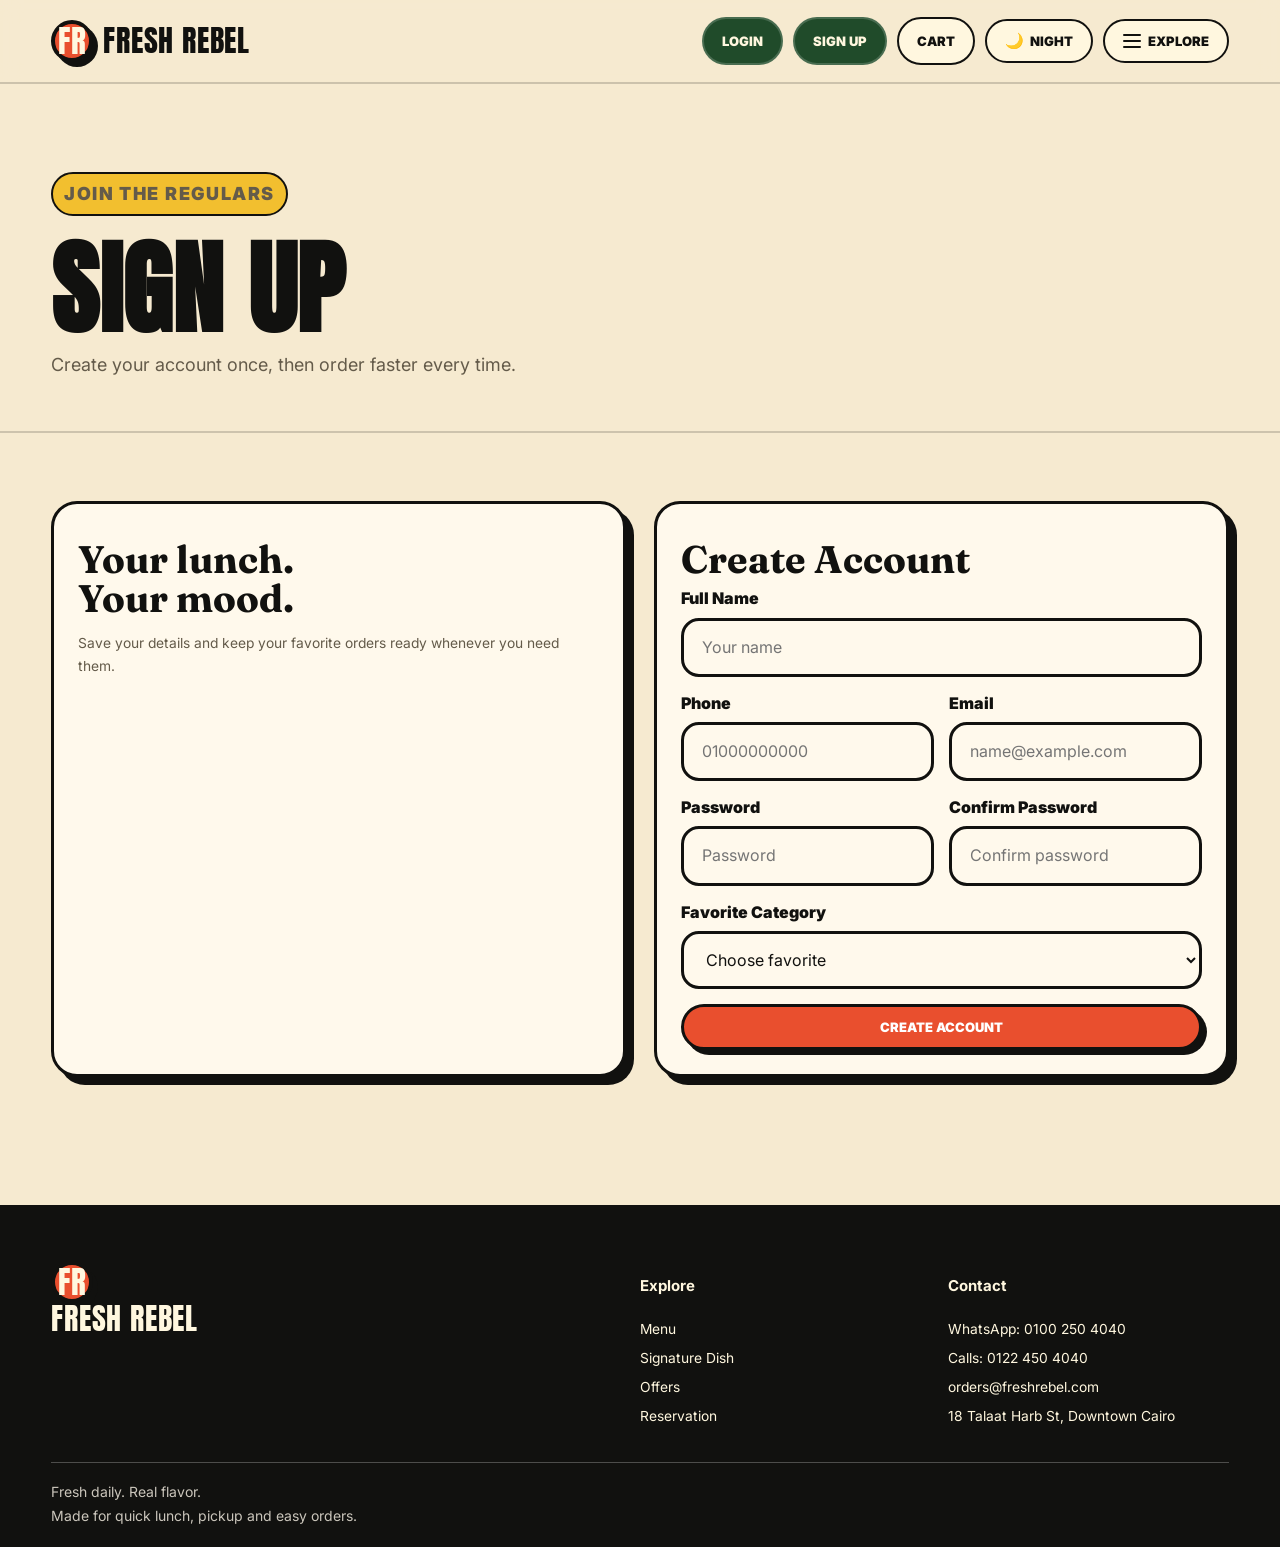
<file: signup.html>
<!DOCTYPE html>

<html lang="en">
<head>
<meta charset="utf-8"/>
<meta content="width=device-width, initial-scale=1.0" name="viewport"/>
<title>Sign Up | Fresh Rebel</title>
<link href="assets/css/style.css" rel="stylesheet"/>
<meta content="Create a Fresh Rebel account and save your favorite food style." name="description"/></head>
<body>
<header class="topbar">
<div class="wrap top-in">
<a class="brand" href="index.html">
<span class="brand-icon">FR</span>
<span>Fresh Rebel</span>
</a>
<nav class="side-nav" id="site-menu">
<a href="index.html">Home</a>
<a href="menu.html">Menu</a>
<a href="food-details.html">Signature Dish</a>
<a href="offers.html">Offers</a>
<a href="reservation.html">Reservation</a>
<a href="about.html">About</a>
<a href="contact.html">Contact</a>
</nav>
<div class="top-actions">
<a class="icon-link account-link login-link" href="login.html"><span class="txt">Login</span></a>
<a class="icon-link account-link signup-link" href="signup.html"><span class="txt">Sign Up</span></a>
<a class="icon-link cart-link" href="cart.html"><span class="txt">Cart</span> <span class="cart-num" data-cart-count="">0</span></a>
<button class="mini-btn theme-btn" data-theme-toggle="" type="button"><span data-theme-icon="">🌙</span><span class="txt" data-mood-label="">Night</span></button>
<button class="mini-btn" data-menu-toggle="" type="button">
<span class="lines"><span></span><span></span><span></span></span>
<span class="btn-txt">Explore</span>
</button>
</div>
</div>
</header>
<main>
<section class="page-head">
<div class="wrap">
<p class="kicker">Join the regulars</p>
<h1>Sign Up</h1>
<p>Create your account once, then order faster every time.</p>
</div>
</section>
<section class="area">
<div class="wrap split">
<div class="call">
<h2>Your lunch.<br/>Your mood.</h2>
<p>Save your details and keep your favorite orders ready whenever you need them.</p>
</div>
<article class="box">
<h3>Create Account</h3>
<form class="form-box" data-fresh-form="" data-success="Account created successfully." novalidate="">
<div class="input-box wide">
<label>Full Name</label>
<input data-required="true" name="name" placeholder="Your name"/>
<span class="err">Name is required.</span>
</div>
<div class="input-box">
<label>Phone</label>
<input data-required="true" data-type="phone" name="phone" placeholder="01000000000"/>
<span class="err">Enter a valid phone number.</span>
</div>
<div class="input-box">
<label>Email</label>
<input data-required="true" data-type="email" name="email" placeholder="name@example.com"/>
<span class="err">Please enter a valid email.</span>
</div>
<div class="input-box">
<label>Password</label>
<input data-required="true" id="signup-password" name="password" placeholder="Password" type="password"/>
<span class="err">Password is required.</span>
</div>
<div class="input-box">
<label>Confirm Password</label>
<input data-required="true" data-match="#signup-password" name="confirm-password" placeholder="Confirm password" type="password"/>
<span class="err">Passwords do not match.</span>
</div>
<div class="input-box wide">
<label>Favorite Category</label>
<select data-required="true" name="favorite">
<option value="">Choose favorite</option>
<option>Salads</option>
<option>Bowls</option>
<option>Wraps</option>
<option>Drinks</option>
<option>Desserts</option>
</select>
<span class="err">Choose your favorite category.</span>
</div>
<button class="btn" type="submit">Create Account</button>
</form>
<p class="msg" data-form-message=""></p>
</article>
</div>
</section>
</main>
<footer class="foot">
<div class="wrap foot-in">
<section>
<a class="brand" href="index.html">
<span class="brand-icon">FR</span>
<span>Fresh Rebel</span>
</a>
</section>
<section>
<h4>Explore</h4>
<a href="menu.html">Menu</a>
<a href="food-details.html">Signature Dish</a>
<a href="offers.html">Offers</a>
<a href="reservation.html">Reservation</a>
</section>
<section>
<h4>Contact</h4>
<a href="https://wa.me/201002504040">WhatsApp: 0100 250 4040</a>
<a href="tel:+201224504040">Calls: 0122 450 4040</a>
<a href="mailto:orders@freshrebel.com">orders@freshrebel.com</a>
<a href="contact.html">18 Talaat Harb St, Downtown Cairo</a>
</section>
</div>
<div class="wrap copy">
<p>Fresh daily. Real flavor.</p>
<p>Made for quick lunch, pickup and easy orders.</p>
</div>

<div class="pop" data-modal="">
<div class="pop-box">
<h2 class="sec-title receipt-title">Receipt</h2>
<div data-receipt=""></div>
<template id="receipt-line-template">
<p><strong data-receipt-name=""></strong> x <span data-receipt-qty=""></span> = <span data-receipt-line-total=""></span></p>
</template>
<template id="receipt-total-template">
<hr/>
<p><strong>Total:</strong> <span data-receipt-total=""></span></p>
</template>
<button class="btn" data-close-modal="" type="button">Close</button>
</div>
</div>
<div class="toast" data-shop-toast=""></div>
</footer>
<script src="assets/js/app.js"></script>
</body>
</html>
</file>
<file: assets/css/style.css>
@import url('https://fonts.googleapis.com/css2?family=Anton&family=Fraunces:opsz,wght@9..144,700;9..144,900&family=Inter:wght@400;500;600;700;800&display=swap');

:root {
  --cream:#f6ead0;
  --cream-2:#fff7df;
  --green:#204b2a;
  --green-2:#3d7e3e;
  --orange:#e94f2e;
  --yellow:#f2bf2f;
  --ink:#11110f;
  --muted:#645b4a;
  --paper:#fff9ec;
  --line:rgba(17,17,15,.18);
  --shadow:8px 8px 0 var(--ink);
  --radius:26px;
  --headline:'Anton',Impact,sans-serif;
  --serif:'Fraunces',Georgia,serif;
  --body:'Inter',Arial,sans-serif;
}

* {
  box-sizing:border-box;
}

html {
  scroll-behavior:smooth;
}

body {
  margin:0;
  background:var(--cream);
  color:var(--ink);
  font-family:var(--body);
  line-height:1.6;
  overflow-x:hidden;
}

a {
  color:inherit;
  text-decoration:none;
}

img {
  max-width:100%;
  display:block;
}

button {
  font-family:inherit;
}

input {
  font-family:inherit;
}

textarea {
  font-family:inherit;
  min-height:130px;
  resize:vertical;
}

select {
  font-family:inherit;
}

.hero {
  padding:70px 0 35px;
}

.wrap {
  width:min(1180px,92%);
  margin:auto;
}

.hero-in {
  display:grid;
  grid-template-columns:1.08fr .92fr;
  gap:46px;
  align-items:center;
}
@media (max-width:900px) {
  .hero-in {
    grid-template-columns:1fr;
  }
}

.kicker {
  display:inline-flex;
  width:fit-content;
  padding:7px 11px;
  border:2px solid var(--ink);
  border-radius:999px;
  background:var(--yellow);
  color:var(--ink);
  font-weight:900;
  text-transform:uppercase;
  font-size:12px;
  letter-spacing:.08em;
}

.big {
  margin:10px 0;
  font-family:var(--headline);
  font-size:clamp(78px,12vw,164px);
  line-height:.86;
  letter-spacing:.5px;
  text-transform:uppercase;
}
@media (max-width:560px) {
  .big {
    font-size:62px;
  }
}
@media (max-width:900px) {
  .big {
    font-size:76px;
  }
}

.stroke {
  color:transparent;
  -webkit-text-stroke:2px var(--ink);
}

.sub {
  max-width:720px;
  color:var(--muted);
  font-size:18px;
}

.lead {
  max-width:720px;
  color:var(--muted);
  font-size:18px;
  font-weight:700;
}

.hero-btns {
  display:flex;
  flex-wrap:wrap;
  gap:12px;
  margin-top:22px;
}

.btn {
  border:2px solid var(--ink);
  border-radius:999px;
  cursor:pointer;
  font-weight:900;
  text-transform:uppercase;
  transition:.18s ease;
  display:inline-flex;
  align-items:center;
  justify-content:center;
  gap:9px;
  padding:13px 18px;
  border-width:3px;
  background:var(--orange);
  color:white;
  box-shadow:5px 5px 0 var(--ink);
}

.btn:hover {
  transform:translateY(-2px);
  box-shadow:5px 5px 0 var(--ink);
}

.light {
  background:var(--cream-2);
  color:var(--ink);
}

.hero-img {
  position:relative;
  min-height:500px;
}
@media (max-width:900px) {
  .hero-img {
    min-height:430px;
  }
}

.float {
  position:absolute;
  border:4px solid var(--ink);
  border-radius:30px;
  background:var(--paper);
  box-shadow:12px 12px 0 var(--ink);
}

.main-img {
  inset:15px 25px auto 10px;
  padding:28px;
  transform:rotate(2deg);
}

.main-img img {
  width:100%;
  min-height:360px;
  object-fit:contain;
}

.note {
  right:0;
  bottom:55px;
  width:230px;
  padding:18px;
  background:var(--yellow);
  font-weight:900;
  transform:rotate(-6deg);
}
@media (max-width:560px) {
  .note {
    width:190px;
  }
}

.stamp {
  left:8px;
  bottom:28px;
  width:132px;
  height:132px;
  display:grid;
  place-items:center;
  border-radius:50%;
  background:var(--orange);
  color:white;
  font-family:var(--headline);
  font-size:34px;
  line-height:.88;
  text-align:center;
  transform:rotate(9deg);
}

.ticker {
  overflow:hidden;
  border-top:3px solid var(--ink);
  border-bottom:3px solid var(--ink);
  background:var(--orange);
  color:white;
}

.ticker-row {
  display:flex;
  width:max-content;
  animation:scroll 25s linear infinite;
}
@keyframes scroll {
        from {
                  transform:translateX(0);
                }

                to {
                  transform:translateX(-50%);
                }
      }

.ticker-row span {
  padding:12px 28px;
  font-family:var(--headline);
  font-size:34px;
  text-transform:uppercase;
  white-space:nowrap;
}

.area {
  padding:68px 0;
}

.boxes {
  display:grid;
  grid-template-columns:repeat(3,1fr);
  gap:22px;
}
@media (max-width:900px) {
  .boxes {
    grid-template-columns:1fr;
  }
}

.box {
  position:relative;
  padding:24px;
  border:3px solid var(--ink);
  border-radius:var(--radius);
  background:var(--paper);
  box-shadow:var(--shadow);
  transition:.18s ease;
}

.night .box {
  background:#192b20;
}

.box:hover {
  transform:translateY(-4px);
}

.box h3 {
  margin:12px 0 8px;
  font-family:var(--serif);
  font-size:31px;
  line-height:1.05;
}

.box p {
  color:var(--muted);
}

.box.hide {
  display:none;
}

.label {
  display:inline-flex;
  width:fit-content;
  padding:7px 11px;
  border:2px solid var(--ink);
  border-radius:999px;
  background:var(--yellow);
  color:var(--ink);
  font-weight:900;
  text-transform:uppercase;
  font-size:12px;
  letter-spacing:.08em;
}

.price {
  color:var(--orange);
  font-weight:900;
  font-size:22px;
}

.tight {
  padding-top:25px;
}

.split {
  display:grid;
  grid-template-columns:1fr 1fr;
  gap:28px;
  align-items:center;
}
@media (max-width:900px) {
  .split {
    grid-template-columns:1fr;
  }
}

.promise {
  border-style:dashed;
  background:linear-gradient(135deg,#ffd34d,#ff7043);
}

.promise .label {
  background:var(--paper);
}

.promise .food-img {
  background:rgba(255,249,236,.86);
}

.promise strong {
  color:var(--orange);
}

.night .promise {
  background:linear-gradient(135deg,#384f25,#ff714d);
}

.food-img {
  min-height:330px;
  display:grid;
  place-items:center;
  border:4px solid var(--ink);
  border-radius:32px;
  background:var(--cream-2);
  box-shadow:12px 12px 0 var(--ink);
  font-size:clamp(120px,18vw,230px);
}
@media (max-width:900px) {
  .food-img {
    min-height:270px;
    font-size:135px;
  }
}

.night .food-img {
  background:linear-gradient(135deg,#243f2c,#132319);
}

.small {
  min-height:235px;
  font-size:135px;
}
@media (max-width:900px) {
  .small {
    min-height:210px;
    font-size:112px;
  }
}

.ing {
  margin:18px 0 0;
  padding-left:20px;
}

.page-head {
  padding:70px 0 35px;
  border-bottom:2px solid var(--line);
}

.page-head h1 {
  margin:10px 0;
  font-family:var(--headline);
  font-size:clamp(78px,12vw,164px);
  line-height:.86;
  letter-spacing:.5px;
  text-transform:uppercase;
}
@media (max-width:560px) {
  .page-head h1 {
    font-size:62px;
  }
}
@media (max-width:900px) {
  .page-head h1 {
    font-size:76px;
  }
}

.page-head p {
  max-width:720px;
  color:var(--muted);
  font-size:18px;
}

.bar {
  display:grid;
  gap:14px;
}

.search {
  display:grid;
  gap:10px;
  margin-bottom:18px;
}

.search input {
  width:100%;
  border:3px solid var(--ink);
  border-radius:18px;
  padding:14px 15px;
  background:var(--paper);
  color:var(--ink);
  font-size:16px;
  outline:none;
}

.search input:focus {
  box-shadow:0 0 0 4px rgba(233,79,46,.18);
}

.night .search input {
  background:#203b2a;
  color:var(--ink);
}

.mini-btn {
  border:2px solid var(--ink);
  border-radius:999px;
  cursor:pointer;
  font-weight:900;
  text-transform:uppercase;
  transition:.18s ease;
  display:inline-flex;
  align-items:center;
  gap:7px;
  padding:9px 11px;
  background:var(--cream-2);
  color:var(--ink);
}

.night .mini-btn {
  background:#203b2a;
  color:var(--ink);
}

.mini-btn:hover {
  transform:translateY(-2px);
  box-shadow:5px 5px 0 var(--ink);
}

.on {
  background:var(--orange);
  color:white;
}

.filters {
  display:flex;
  flex-wrap:wrap;
  gap:10px;
  margin:12px 0;
}

.filter-btn {
  border:2px solid var(--ink);
  border-radius:999px;
  cursor:pointer;
  font-weight:900;
  text-transform:uppercase;
  transition:.18s ease;
  padding:10px 14px;
  background:var(--cream-2);
  color:var(--ink);
}

.night .filter-btn {
  background:#203b2a;
  color:var(--ink);
}

.filter-btn:hover {
  transform:translateY(-2px);
  box-shadow:5px 5px 0 var(--ink);
}

.dish-count {
  font-weight:900;
  color:var(--green-2);
}

.dish-list {
  display:grid;
  gap:22px;
  margin-top:22px;
}

.grid {
  grid-template-columns:repeat(3,1fr);
}
@media (max-width:900px) {
  .grid {
    grid-template-columns:1fr;
  }
}

.dish {
  position:relative;
  overflow:hidden;
  padding:24px;
  border:3px solid var(--ink);
  border-radius:var(--radius);
  background:var(--paper);
  box-shadow:var(--shadow);
  transition:.18s ease;
}

.dish:hover {
  transform:translateY(-4px);
}

.dish h3 {
  margin:12px 0 8px;
  font-family:var(--serif);
  font-size:31px;
  line-height:1.05;
}

.dish p {
  color:var(--muted);
}

.dish.hide {
  display:none;
}

.dish figure {
  margin:0 0 18px;
  min-height:340px;
  display:grid;
  place-items:center;
  border:3px solid var(--ink);
  border-radius:26px;
  background:var(--cream-2);
  font-size:170px;
}
@media (max-width:900px) {
  .dish figure {
    min-height:260px;
    font-size:135px;
  }
}

.night .dish {
  background:#192b20;
}

.night .dish figure {
  background:linear-gradient(135deg,#243f2c,#132319);
}

.dish-info {
  display:flex;
  align-items:center;
  gap:12px;
  flex-wrap:wrap;
  margin:12px 0;
}

.dish-info strong {
  color:var(--orange);
  font-weight:900;
  font-size:22px;
}

.add-shop-btn {
  margin-top:8px;
}

.pages {
  display:flex;
  flex-wrap:wrap;
  gap:10px;
  margin:12px 0;
}

.pages .on {
  background:var(--orange);
  color:white;
}

.sale-line {
  display:flex;
  align-items:center;
  gap:12px;
  flex-wrap:wrap;
  margin:12px 0;
}

.sale-line + .ing {
  margin:18px 0 0;
  padding-left:20px;
}

.old {
  color:var(--muted);
  text-decoration:line-through;
  font-weight:900;
}

.new {
  color:var(--orange);
  font-weight:900;
  font-size:22px;
}

.msg {
  font-weight:800;
  color:var(--green-2);
  display:none;
  margin-top:16px;
  padding:12px 14px;
  border:2px solid var(--ink);
  border-radius:18px;
  background:var(--cream-2);
}

.night .msg {
  background:#203b2a;
}

.msg.show {
  display:block;
}

.table-box {
  position:relative;
  overflow-x:auto;
  padding:24px;
  border:3px solid var(--ink);
  border-radius:var(--radius);
  background:var(--paper);
  box-shadow:var(--shadow);
  transition:.18s ease;
}

.night .table-box {
  background:#192b20;
}

.cart-table {
  width:100%;
  border-collapse:collapse;
  overflow:hidden;
}

.cart-table th {
  padding:14px;
  border-bottom:2px solid var(--line);
  text-align:left;
  background:var(--cream-2);
  font-weight:900;
}

.cart-table td {
  padding:14px;
  border-bottom:2px solid var(--line);
  text-align:left;
}

.cart-table tfoot td {
  background:var(--cream-2);
  font-weight:900;
}

.night .cart-table th {
  background:#203b2a;
}

.night .cart-table tfoot td {
  background:#203b2a;
}

.qty {
  display:inline-flex;
  align-items:center;
  gap:8px;
}

.qty button {
  width:30px;
  height:30px;
  border:2px solid var(--ink);
  border-radius:50%;
  background:var(--yellow);
  font-weight:900;
  cursor:pointer;
}

.cart-actions {
  margin-top:25px;
}

.green {
  background:var(--green);
  color:var(--cream-2);
}

.countdown {
  display:inline-flex;
  margin-top:14px;
  padding:12px 16px;
  border:3px solid var(--ink);
  border-radius:999px;
  background:var(--yellow);
  font-weight:900;
}

.form-box {
  display:grid;
  grid-template-columns:1fr 1fr;
  gap:15px;
}
@media (max-width:900px) {
  .form-box {
    grid-template-columns:1fr;
  }
}

.form-box .btn {
  grid-column:1 / -1;
}

.form-box .msg {
  grid-column:1 / -1;
}

.form-box .input-box {
  min-width:0;
}

.input-box {
  display:grid;
  gap:7px;
}

.night .input-box input {
  background:#203b2a;
  color:var(--ink);
}

.night .input-box textarea {
  background:#203b2a;
  color:var(--ink);
}

.night .input-box select {
  background:#203b2a;
  color:var(--ink);
}

.input-box label {
  font-weight:900;
}

.input-box input {
  width:100%;
  border:3px solid var(--ink);
  border-radius:18px;
  padding:14px 15px;
  background:var(--paper);
  color:var(--ink);
  font-size:16px;
  outline:none;
}

.input-box textarea {
  width:100%;
  border:3px solid var(--ink);
  border-radius:18px;
  padding:14px 15px;
  background:var(--paper);
  color:var(--ink);
  font-size:16px;
  outline:none;
}

.input-box select {
  width:100%;
  border:3px solid var(--ink);
  border-radius:18px;
  padding:14px 15px;
  background:var(--paper);
  color:var(--ink);
  font-size:16px;
  outline:none;
}

.input-box input:focus {
  box-shadow:0 0 0 4px rgba(233,79,46,.18);
}

.input-box textarea:focus {
  box-shadow:0 0 0 4px rgba(233,79,46,.18);
}

.input-box select:focus {
  box-shadow:0 0 0 4px rgba(233,79,46,.18);
}

.input-box.bad input {
  border-color:var(--orange);
}

.input-box.bad textarea {
  border-color:var(--orange);
}

.input-box.bad select {
  border-color:var(--orange);
}

.input-box.bad .err {
  display:block;
}

.wide {
  grid-column:1 / -1;
}

.err {
  display:none;
  color:var(--orange);
  font-size:13px;
  font-weight:800;
}

.map-box {
  position:relative;
  border:3px solid var(--ink);
  border-radius:var(--radius);
  box-shadow:var(--shadow);
  transition:.18s ease;
  min-height:360px;
  display:grid;
  place-items:center;
  padding:0;
  overflow:hidden;
  background:var(--paper);
  color:var(--cream-2);
  font-family:var(--headline);
  font-size:48px;
}

.night .map-box {
  background:#192b20;
}

.small-map {
  min-height:260px;
  margin-top:18px;
}

.map-frame {
  width:100%;
  height:100%;
  min-height:inherit;
  border:0;
  display:block;
}

.call {
  position:relative;
  padding:24px;
  border:3px solid var(--ink);
  border-radius:var(--radius);
  background:var(--paper);
  box-shadow:var(--shadow);
  transition:.18s ease;
  min-height:100%;
}

.night .call {
  background:#192b20;
}

.call h2 {
  margin:12px 0 8px;
  font-family:var(--serif);
  line-height:1.05;
  font-size:clamp(44px,6vw,82px);
}

.call p {
  color:var(--muted);
}

.chef-face {
  min-height:205px;
  display:grid;
  place-items:center;
  border:4px solid var(--ink);
  border-radius:32px;
  background:var(--cream-2);
  box-shadow:12px 12px 0 var(--ink);
  font-size:120px;
}
@media (max-width:900px) {
  .chef-face {
    min-height:210px;
    font-size:112px;
  }
}

.night .chef-face {
  background:linear-gradient(135deg,#243f2c,#132319);
}

.two {
  grid-template-columns:repeat(2,1fr);
}
@media (max-width:900px) {
  .two {
    grid-template-columns:1fr;
  }
}

.hint {
  font-weight:800;
  color:var(--green-2);
}

.topbar {
  position:sticky;
  top:0;
  z-index:60;
  background:rgba(246,234,208,.92);
  border-bottom:2px solid var(--line);
  backdrop-filter:blur(10px);
}

.night .topbar {
  background:rgba(7,18,13,.92);
}

.top-in {
  min-height:82px;
  display:flex;
  align-items:center;
  justify-content:space-between;
  gap:20px;
}
@media (max-width:560px) {
  .top-in {
    min-height:72px;
  }
}

.brand {
  display:flex;
  align-items:center;
  gap:10px;
  font-family:var(--headline);
  font-size:31px;
  text-transform:uppercase;
  letter-spacing:.8px;
  line-height:1;
}
@media (max-width:560px) {
  .brand {
    font-size:24px;
  }
}

.brand-icon {
  width:42px;
  height:42px;
  display:grid;
  place-items:center;
  border:4px solid var(--ink);
  border-radius:50%;
  background:var(--orange);
  color:var(--cream-2);
  box-shadow:5px 5px 0 var(--ink);
}
@media (max-width:560px) {
  .brand-icon {
    width:36px;
    height:36px;
    font-size:14px;
  }
}

.side-nav {
  position:fixed;
  top:96px;
  right:clamp(16px,4vw,54px);
  width:min(380px,calc(100vw - 32px));
  max-height:calc(100vh - 125px);
  overflow-y:auto;
  display:flex;
  flex-direction:column;
  gap:10px;
  padding:20px;
  background:var(--paper);
  border:4px solid var(--ink);
  border-radius:30px;
  box-shadow:14px 14px 0 var(--ink);
  font-weight:900;
  text-transform:uppercase;
  z-index:80;
  opacity:0;
  visibility:hidden;
  pointer-events:none;
  transform:translateY(-10px);
  transition:.18s ease;
}

.night .side-nav a {
  background:#203b2a;
  color:var(--ink);
}

.night .side-nav {
  background:#192b20;
}

.side-nav::before {
  content:'Fresh Rebel';
  font-family:var(--headline);
  font-size:38px;
  color:var(--orange);
  line-height:.9;
  margin-bottom:8px;
}

.side-nav.open {
  opacity:1;
  visibility:visible;
  pointer-events:auto;
  transform:translateY(0);
}

.side-nav a {
  padding:14px 16px;
  border:2px solid var(--line);
  border-radius:18px;
  background:var(--cream-2);
  transition:.18s ease;
}

.side-nav a:hover {
  background:var(--orange);
  color:white;
  border-color:var(--ink);
}

.side-nav a.on {
  background:var(--orange);
  color:white;
  border-color:var(--ink);
}

.top-actions {
  display:flex;
  align-items:center;
  gap:10px;
  flex-wrap:wrap;
  justify-content:flex-end;
}

.icon-link {
  border:2px solid var(--ink);
  border-radius:999px;
  cursor:pointer;
  font-weight:900;
  text-transform:uppercase;
  transition:.18s ease;
  display:inline-flex;
  align-items:center;
  gap:7px;
  padding:9px 11px;
  background:var(--cream-2);
  color:var(--ink);
}

.night .icon-link {
  background:#203b2a;
  color:var(--ink);
}

.icon-link:hover {
  transform:translateY(-2px);
  box-shadow:5px 5px 0 var(--ink);
}

.cart-link {
  position:relative;
}

.cart-num {
  position:absolute;
  top:-9px;
  right:-8px;
  min-width:22px;
  height:22px;
  display:none;
  place-items:center;
  border:2px solid var(--ink);
  border-radius:50%;
  background:var(--yellow);
  color:var(--ink);
  font-size:12px;
  font-weight:900;
}

.cart-num.show {
  display:grid;
}

.lines {
  width:18px;
  display:grid;
  gap:4px;
}

.lines span {
  height:2px;
  background:currentColor;
  border-radius:99px;
}

.foot {
  margin-top:60px;
  padding:46px 0 18px;
  border-top:3px solid var(--ink);
  background:#11110f;
  color:var(--cream-2);
}

.night .foot {
  background:#050806;
  color:#fff3d8;
}

.foot a {
  display:block;
  margin:7px 0;
}

.page-ready .foot {
  animation:pageIn .32s ease both;
}
@media (prefers-reduced-motion:reduce) {
  .page-ready .foot {
    animation:none;
  }
}
@keyframes pageIn {
  from {
      opacity:0;
      transform:translateY(10px) scale(.995);
    }

    to {
      opacity:1;
      transform:translateY(0) scale(1);
    }
}

.page-leave .foot {
  opacity:0;
  transform:translateY(8px) scale(.995);
  transition:opacity .20s ease,transform .20s ease;
}
@media (prefers-reduced-motion:reduce) {
  .page-leave .foot {
    transition:none;
  }
}

.foot-in {
  display:grid;
  grid-template-columns:2fr 1fr 1fr;
  gap:28px;
}
@media (max-width:900px) {
  .foot-in {
    grid-template-columns:1fr;
  }
}

.copy {
  display: block;
  margin-top: 28px;
  padding-top: 15px;
  border-top: 1px solid rgba(255,255,255,.25);
  color: rgba(255,249,236,.78);
}
.copy p {
  margin: 4px 0;
  font-size: 14px;
  line-height: 1.4;
}
.team-about .about-clean-head {
  padding-bottom: 36px;
}
.about-clean-head h1 {
  font-family: var(--headline);
  font-size: clamp(80px, 12vw, 168px);
  line-height: .82;
  letter-spacing: -2px;
}
.team-subtitle {
  max-width: 820px;
  margin-top: 16px;
  font-size: 23px;
}
.team-area {
  padding-top: 42px;
}
.team-grid {
  display: grid;
  grid-template-columns: repeat(4, minmax(0, 1fr));
  gap: 30px;
}
.team-card {
  min-height: 330px;
  padding: 34px;
  display: flex;
  flex-direction: column;
}
.team-card h3 {
  font-size: 34px;
  margin: 16px 0 4px;
}
.team-card h4 {
  margin: 8px 0 16px;
  font-size: 18px;
  text-transform: uppercase;
  letter-spacing: .08em;
  color: var(--orange);
}
.team-card p {
  font-size: 17px;
  line-height: 1.58;
  margin-top: auto;
}
.dish,
.box,

.dish-info strong,
.price,
.new {
  font-size: 24px;
}
.cart-table td,
.cart-table th {
  vertical-align: middle;
}
@media (max-width: 1100px) {
  .team-grid {
    grid-template-columns: repeat(2, minmax(0, 1fr));
  }
}
@media (max-width: 620px) {
  .team-grid {
    grid-template-columns: 1fr;
  }
  .theme-btn {
    min-width: 48px;
  }
}

.account-link,
.login-link,
.signup-link {
  background: var(--green) !important;
  color: var(--cream-2) !important;
  border-color: rgba(255,255,255,.18) !important;
}
.account-link:hover,
.login-link:hover,
.signup-link:hover {
  transform: translateY(-2px);
  filter: brightness(1.04);
}
.night .account-link,
.night .login-link,
.night .signup-link {
  background: var(--green) !important;
  color: var(--cream-2) !important;
}

@media (max-width: 700px) {
  
}

.offers-grid {
  display: grid;
  grid-template-columns: 1fr;
  gap: 30px;
  max-width: 920px;
  margin: 0 auto;
}

.offer-card {
  display: flex;
  flex-direction: column;
  min-height: 620px;
  padding: 34px;
}

.offer-card .offer-photo,
.offer-card .food-img.small,
.offer-photo {
  width: 100%;
  height: 390px;
  min-height: 390px;
  margin: 0 0 24px;
  overflow: hidden;
  border-radius: 28px;
  background: rgba(255,249,236,.75);
  border: 2px solid rgba(27,31,21,.08);
}

.offer-card .offer-photo img,
.offer-card .food-img.small img,
.offer-photo img {
  width: 100%;
  height: 100%;
  display: block;
  object-fit: contain;
  object-position: center;
}

.offer-card h3 {
  font-size: 34px;
  margin-top: 12px;
}

.offer-card p {
  max-width: 760px;
  font-size: 18px;
  line-height: 1.55;
}

.offer-card .sale-line {
  margin-top: auto;
}

.offer-card .btn {
  margin-top: 16px;
  width: fit-content;
}

@media (max-width: 760px) {
  .offer-card {
    min-height: auto;
    padding: 24px;
  }

  .offer-card .offer-photo,
  .offer-card .food-img.small,
  .offer-photo {
    height: 300px;
    min-height: 300px;
  }

  .offer-card h3 {
    font-size: 28px;
  }
}

.food-img img,
.photo-frame img,
.hero-img img,
.dish figure img {
  object-fit: contain;
  object-position: center;
}

.food-img,
.photo-frame,
.dish figure {
  background: rgba(255,249,236,.75);
}

:root {
  --site-scale: .88;
}

body {
  font-size: 15px;
}

p,
li,
a,
input,
textarea,
select,
button,
label,
td,
th {
  font-size: .92em;
}

.brand span:last-child {
  font-size: 30px;
}

.top-actions .icon-link,
.top-actions .mini-btn {
  font-size: 13px;
  padding: 12px 18px;
}

.big {
  font-size: clamp(64px, 9vw, 132px);
  line-height: .86;
}

.page-head h1 {
  font-size: clamp(54px, 8vw, 112px);
  line-height: .88;
}

.page-head p,
.sub,
.lead,
.team-subtitle {
  font-size: 18px;
  line-height: 1.45;
}

.box h3,
.call h2,
.promise h3 {
  font-size: clamp(26px, 3vw, 42px);
  line-height: 1.02;
}

.box p,
.dish p,
.offer-card p,
.input-box label,
.form-box input,
.form-box textarea,
.form-box select {
  font-size: 16px;
  line-height: 1.45;
}

.kicker,
.label {
  font-size: 13px;
}

.btn,
.mini-btn,
.filter-btn {
  font-size: 13px;
  padding: 12px 18px;
}

.input-box input,
.input-box textarea,
.input-box select {
  padding: 15px 18px;
}

.dish h3 {
  font-size: 26px;
}

.dish-info strong,
.price,
.new {
  font-size: 21px;
}

.offer-card h3 {
  font-size: 28px;
}

.about-clean-head h1 {
  font-size: clamp(62px, 9vw, 132px);
}

.team-card h3 {
  font-size: 28px;
}

.team-card h4 {
  font-size: 15px;
}

.team-card p {
  font-size: 15px;
}

.cart-table td,
.cart-table th {
  font-size: 15px;
}

@media (max-width: 760px) {
  body {
    font-size: 14px;
  }

  .brand span:last-child {
    font-size: 24px;
  }

  .top-actions .icon-link,
  .top-actions .mini-btn {
    font-size: 12px;
    padding: 10px 13px;
  }

  .big {
    font-size: clamp(46px, 14vw, 82px);
  }

  .page-head h1 {
    font-size: clamp(42px, 13vw, 78px);
  }

  .box h3,
  .call h2,
  .promise h3 {
    font-size: 28px;
  }
}

body.night {
  background: #10140d !important;
  color: #fff8e8 !important;
}

body.night .topbar {
  background: rgba(16, 20, 13, .96) !important;
  border-bottom-color: rgba(255, 248, 232, .16) !important;
  box-shadow: 0 18px 55px rgba(0, 0, 0, .30) !important;
}

body.night .brand,
body.night .brand span,
body.night .nav a,
body.night .page-head,
body.night .hero,
body.night .area,
body.night main,
body.night h1,
body.night h2,
body.night h3,
body.night h4,
body.night td,
body.night th {
  color: #fff8e8 !important;
}

body.night .sub,
body.night .lead,
body.night p,
body.night li,
body.night label,
body.night .hint,
body.night .team-subtitle,
body.night .dish-count {
  color: rgba(255, 248, 232, .76) !important;
}

body.night .box,
body.night .dish,
body.night .offer-card,
body.night .team-card,
body.night .call,
body.night .promise,
body.night .table-box,
body.night .modal-card,
body.night .bar,
body.night .search,
body.night .side-nav {
  background: #1b2317 !important;
  color: #fff8e8 !important;
  border-color: rgba(255, 248, 232, .18) !important;
  box-shadow: 8px 8px 0 rgba(0, 0, 0, .45) !important;
}

body.night .food-img,
body.night .photo-frame,
body.night .dish figure,
body.night .offer-photo,
body.night .hero-img .float {
  background: #141a11 !important;
  border-color: rgba(255, 248, 232, .18) !important;
  box-shadow: 8px 8px 0 rgba(0, 0, 0, .45) !important;
}

body.night input,
body.night textarea,
body.night select {
  background: #0f140d !important;
  color: #fff8e8 !important;
  border-color: rgba(255, 248, 232, .24) !important;
}

body.night input::placeholder,
body.night textarea::placeholder {
  color: rgba(255, 248, 232, .48) !important;
}

body.night .btn.light,
body.night .mini-btn,
body.night .filter-btn,
body.night .icon-link,
body.night .side-nav a {
  background: #26301f !important;
  color: #fff8e8 !important;
  border-color: rgba(255, 248, 232, .24) !important;
}

body.night .btn,
body.night .filter-btn.on,
body.night .side-nav a.on,
body.night .side-nav a:hover {
  background: var(--orange) !important;
  color: #fff !important;
  border-color: transparent !important;
}

body.night .theme-btn {
  background: var(--yellow) !important;
  color: #11110f !important;
  border-color: transparent !important;
}

body.night .account-link,
body.night .login-link,
body.night .signup-link {
  background: var(--green) !important;
  color: var(--cream-2) !important;
}

body.night .cart-link {
  background: var(--cream-2) !important;
  color: #11110f !important;
}

body.night .label,
body.night .kicker {
  background: var(--yellow) !important;
  color: #11110f !important;
  border-color: transparent !important;
}

body.night .price,
body.night .new,
body.night .dish-info strong {
  color: var(--yellow) !important;
}

body.night .old {
  color: rgba(255, 248, 232, .50) !important;
}

body.night .stroke {
  -webkit-text-stroke-color: #fff8e8 !important;
}

body.night .ticker,
body.night .foot {
  background: #090d08 !important;
  color: #fff8e8 !important;
}

body.night .copy {
  color: rgba(255, 248, 232, .68) !important;
}

body.night .cart-table tr {
  border-color: rgba(255, 248, 232, .16) !important;
}

body.night .toast {
  background: #fff8e8 !important;
  color: #10140d !important;
}

body.night .modal {
  background: rgba(0, 0, 0, .58) !important;
}

.theme-btn {
  display: inline-flex !important;
  align-items: center !important;
  gap: 6px !important;
  cursor: pointer !important;
  user-select: none !important;
}

.theme-btn [data-theme-icon] {
  font-size: 15px !important;
  line-height: 1 !important;
}

.pop:not(.show) {
  display: none !important;
}

.pop.show {
  position: fixed !important;
  inset: 0 !important;
  display: grid !important;
  place-items: center !important;
  background: rgba(0, 0, 0, .55) !important;
  z-index: 1000 !important;
}

body.night .pop.show {
  background: rgba(0, 0, 0, .68) !important;
}

body.night .pop-box {
  background: #1b2317 !important;
  color: #fff8e8 !important;
  border-color: rgba(255, 248, 232, .18) !important;
}
</file>
